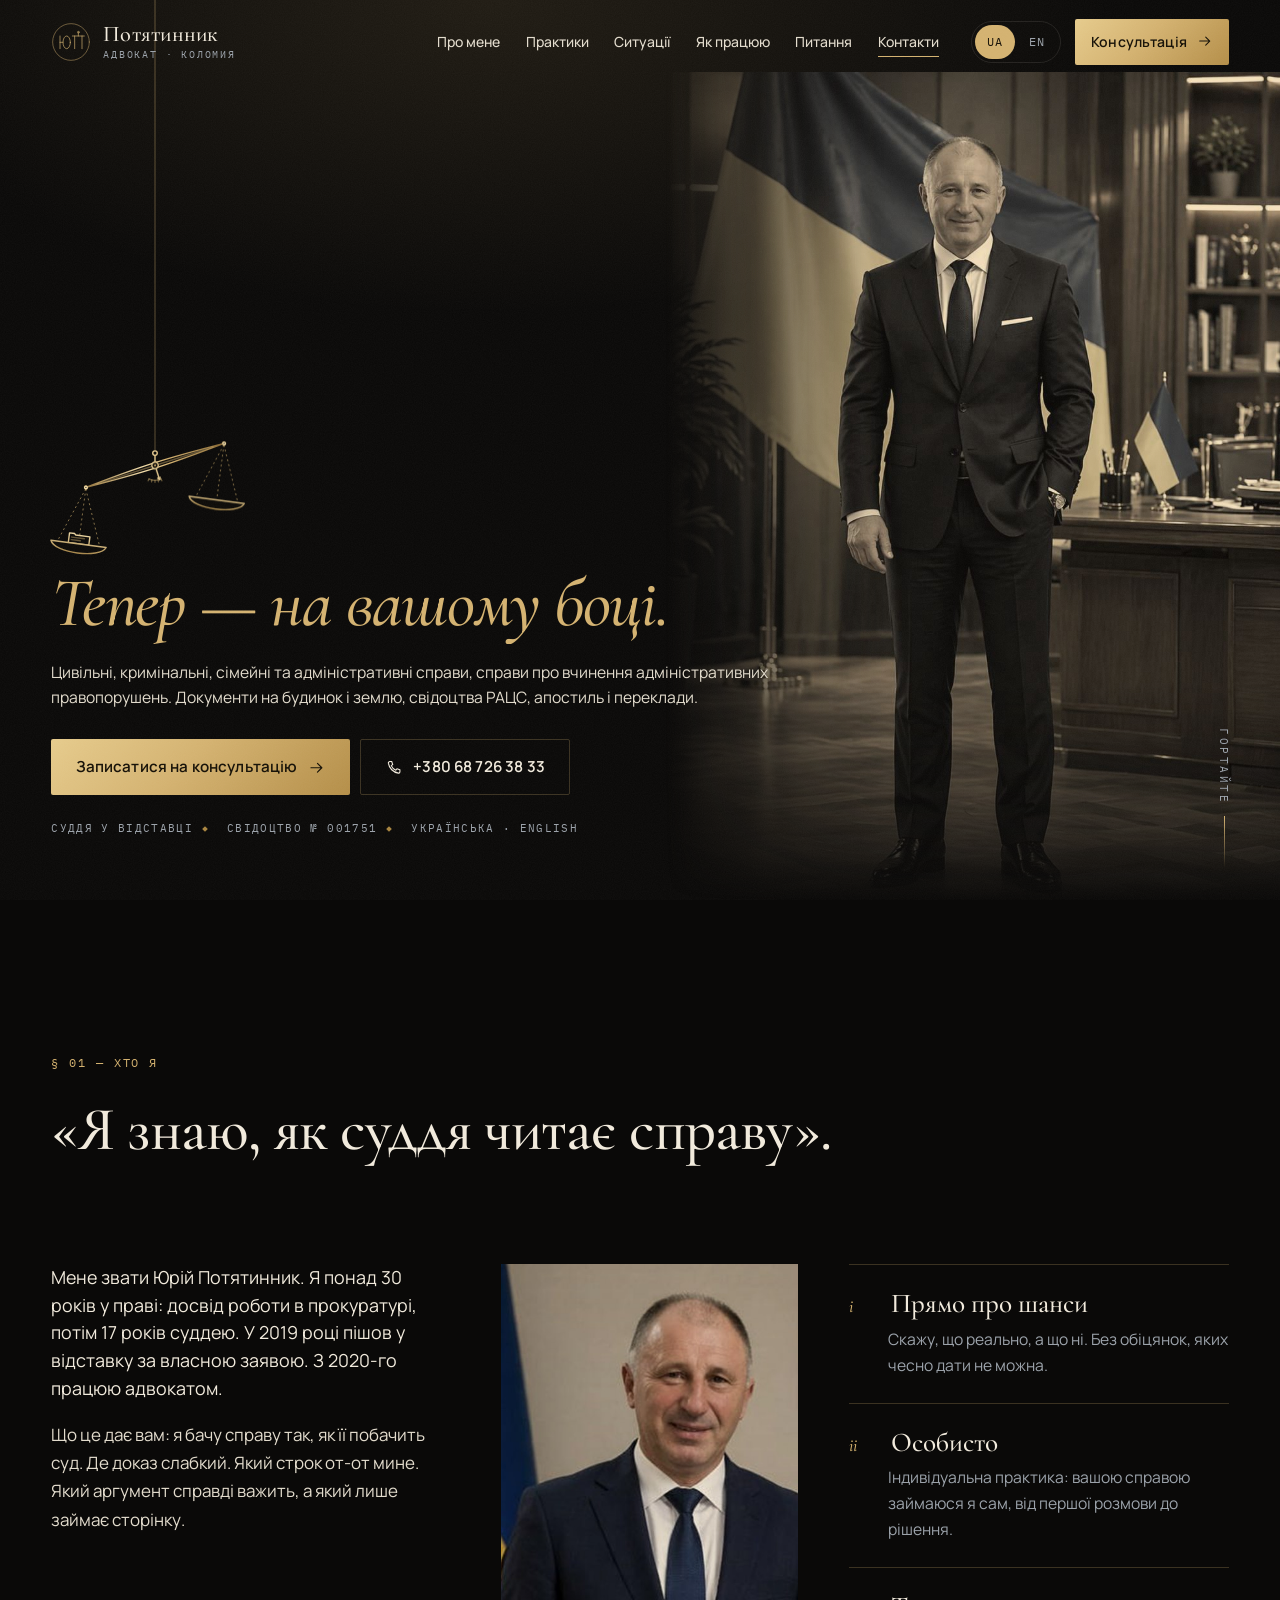
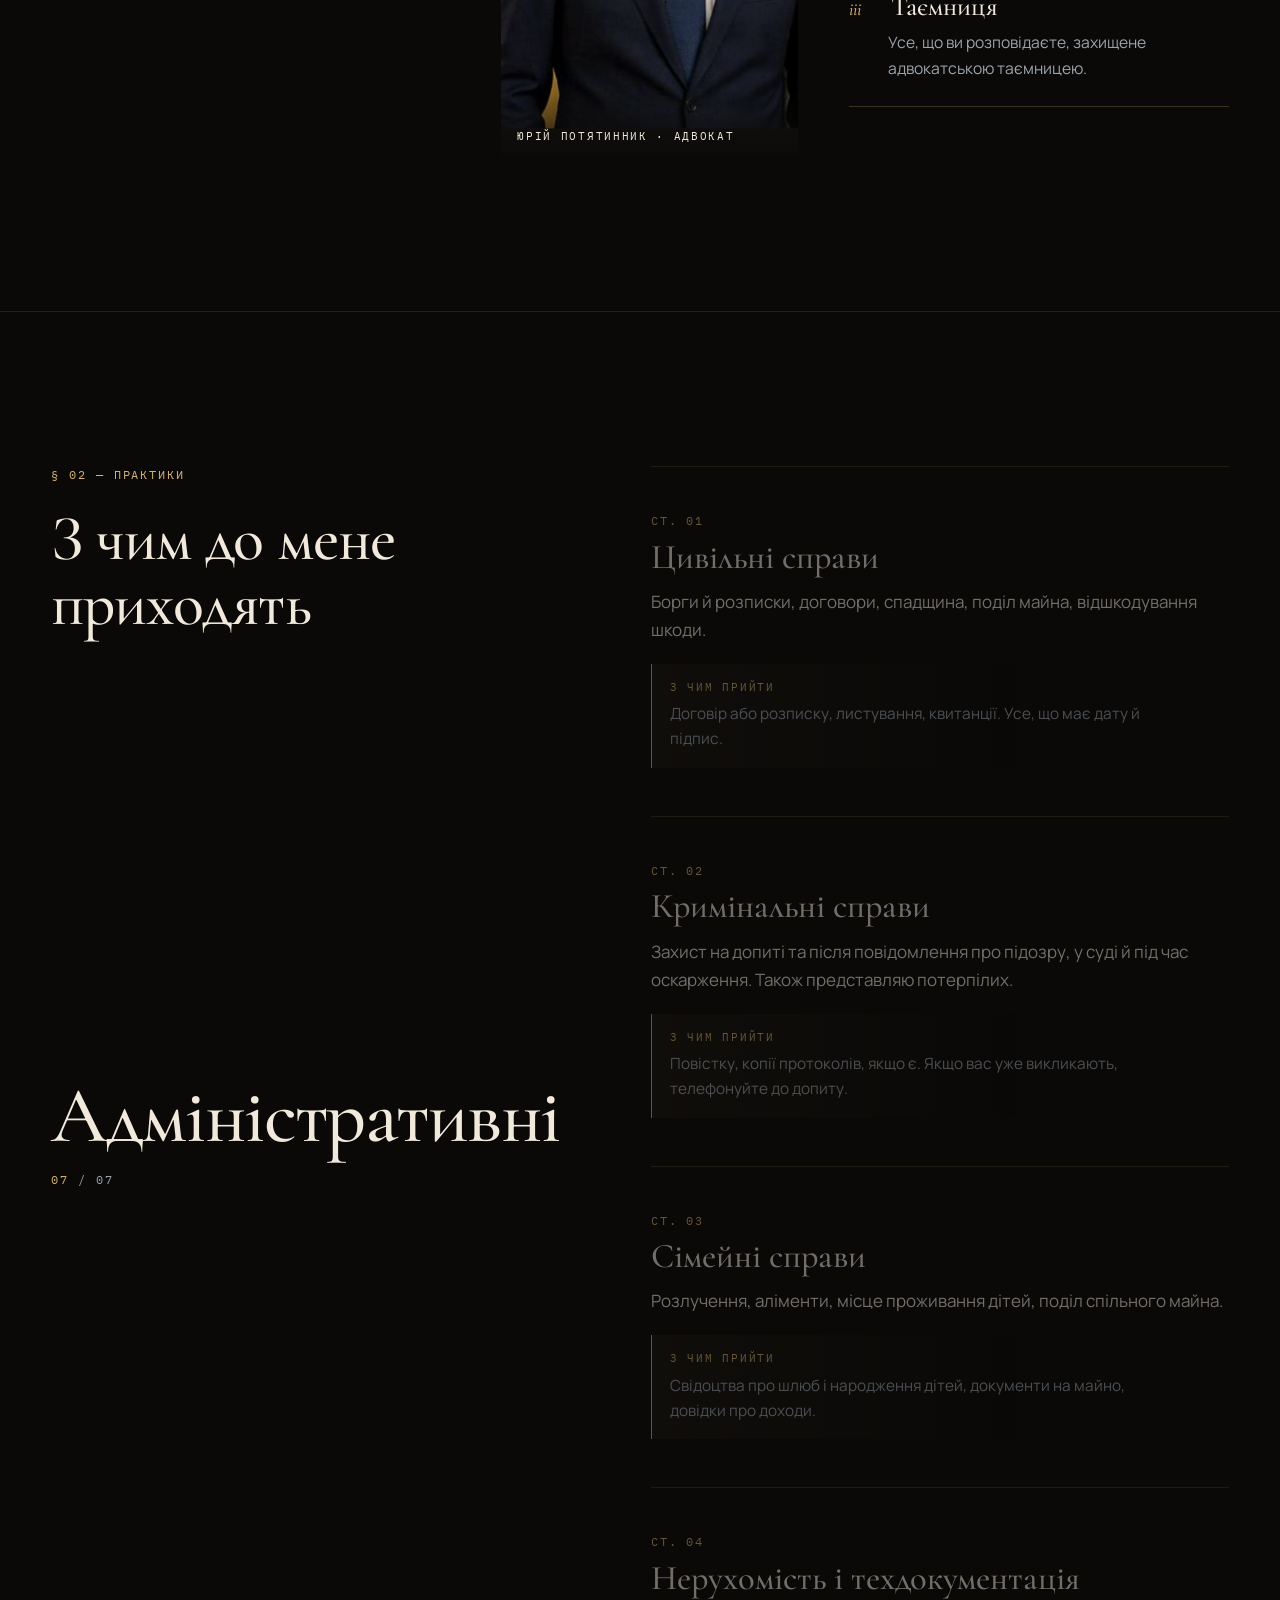
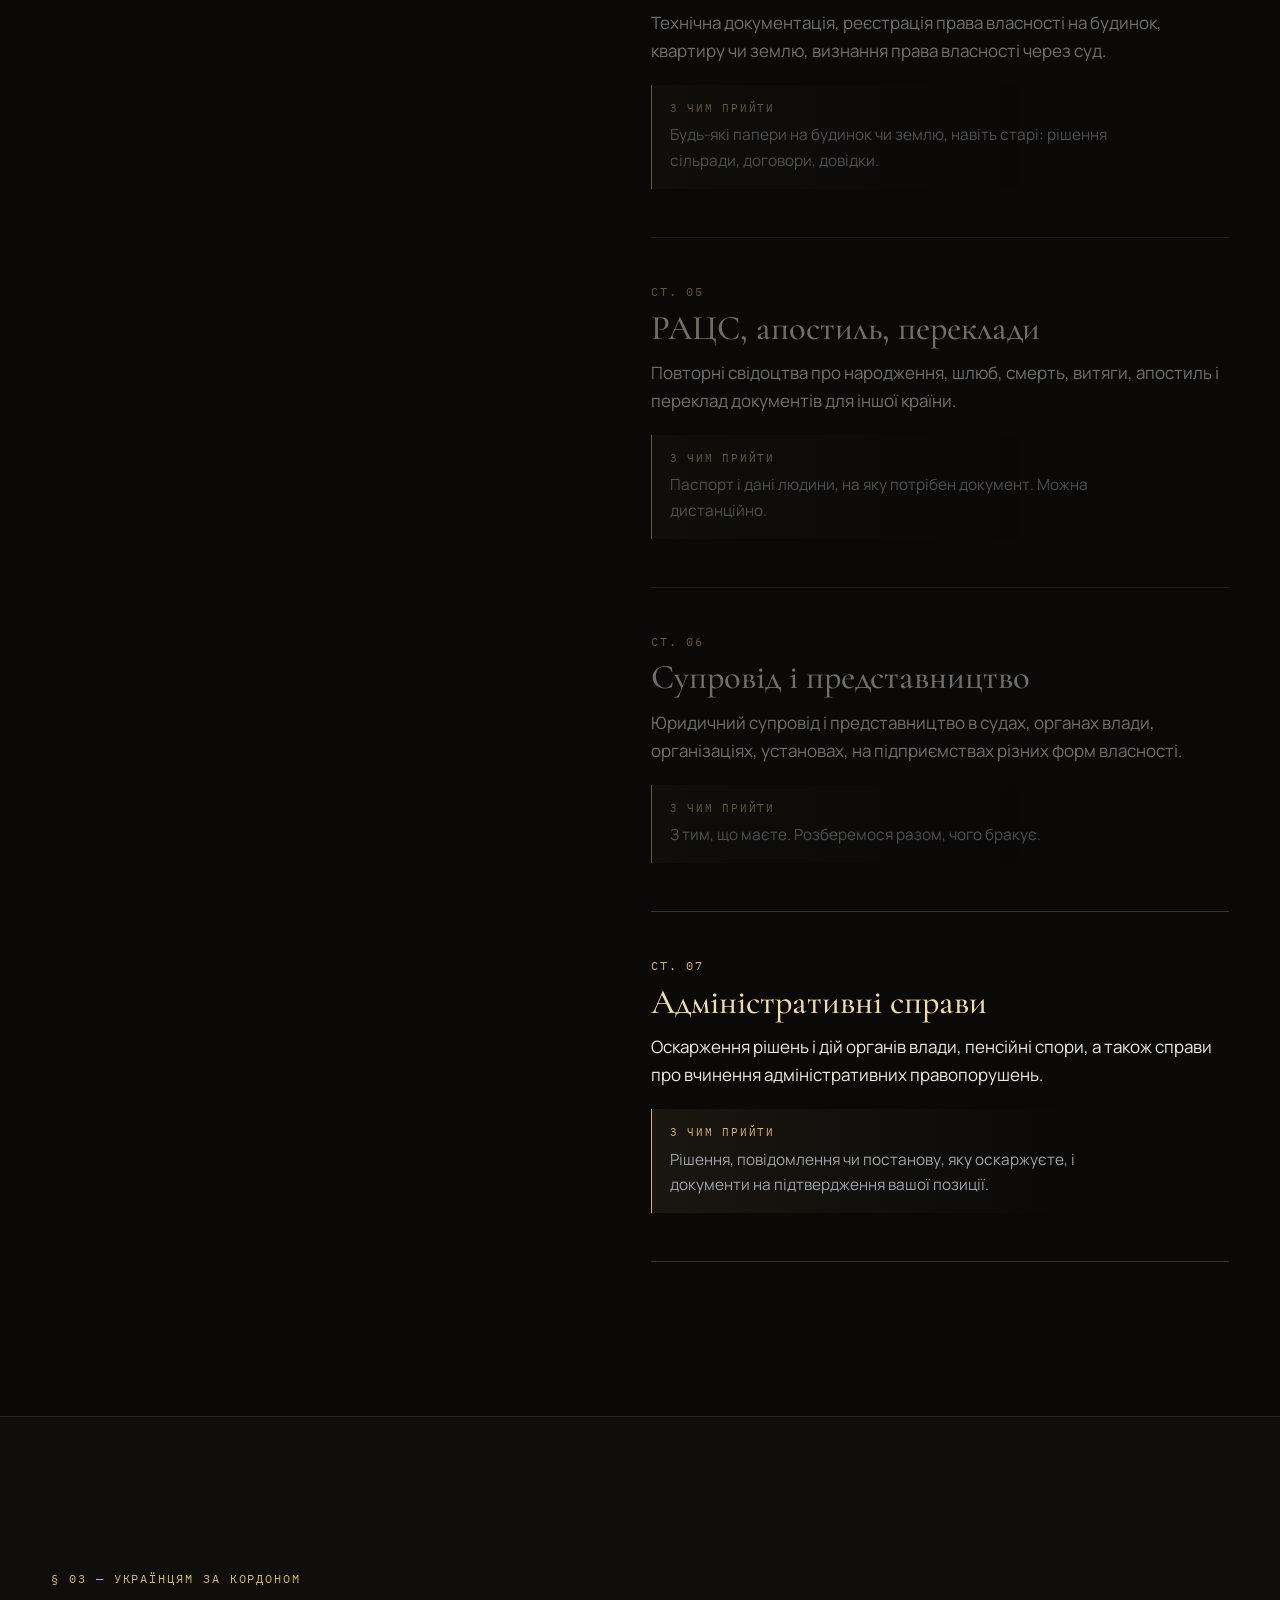
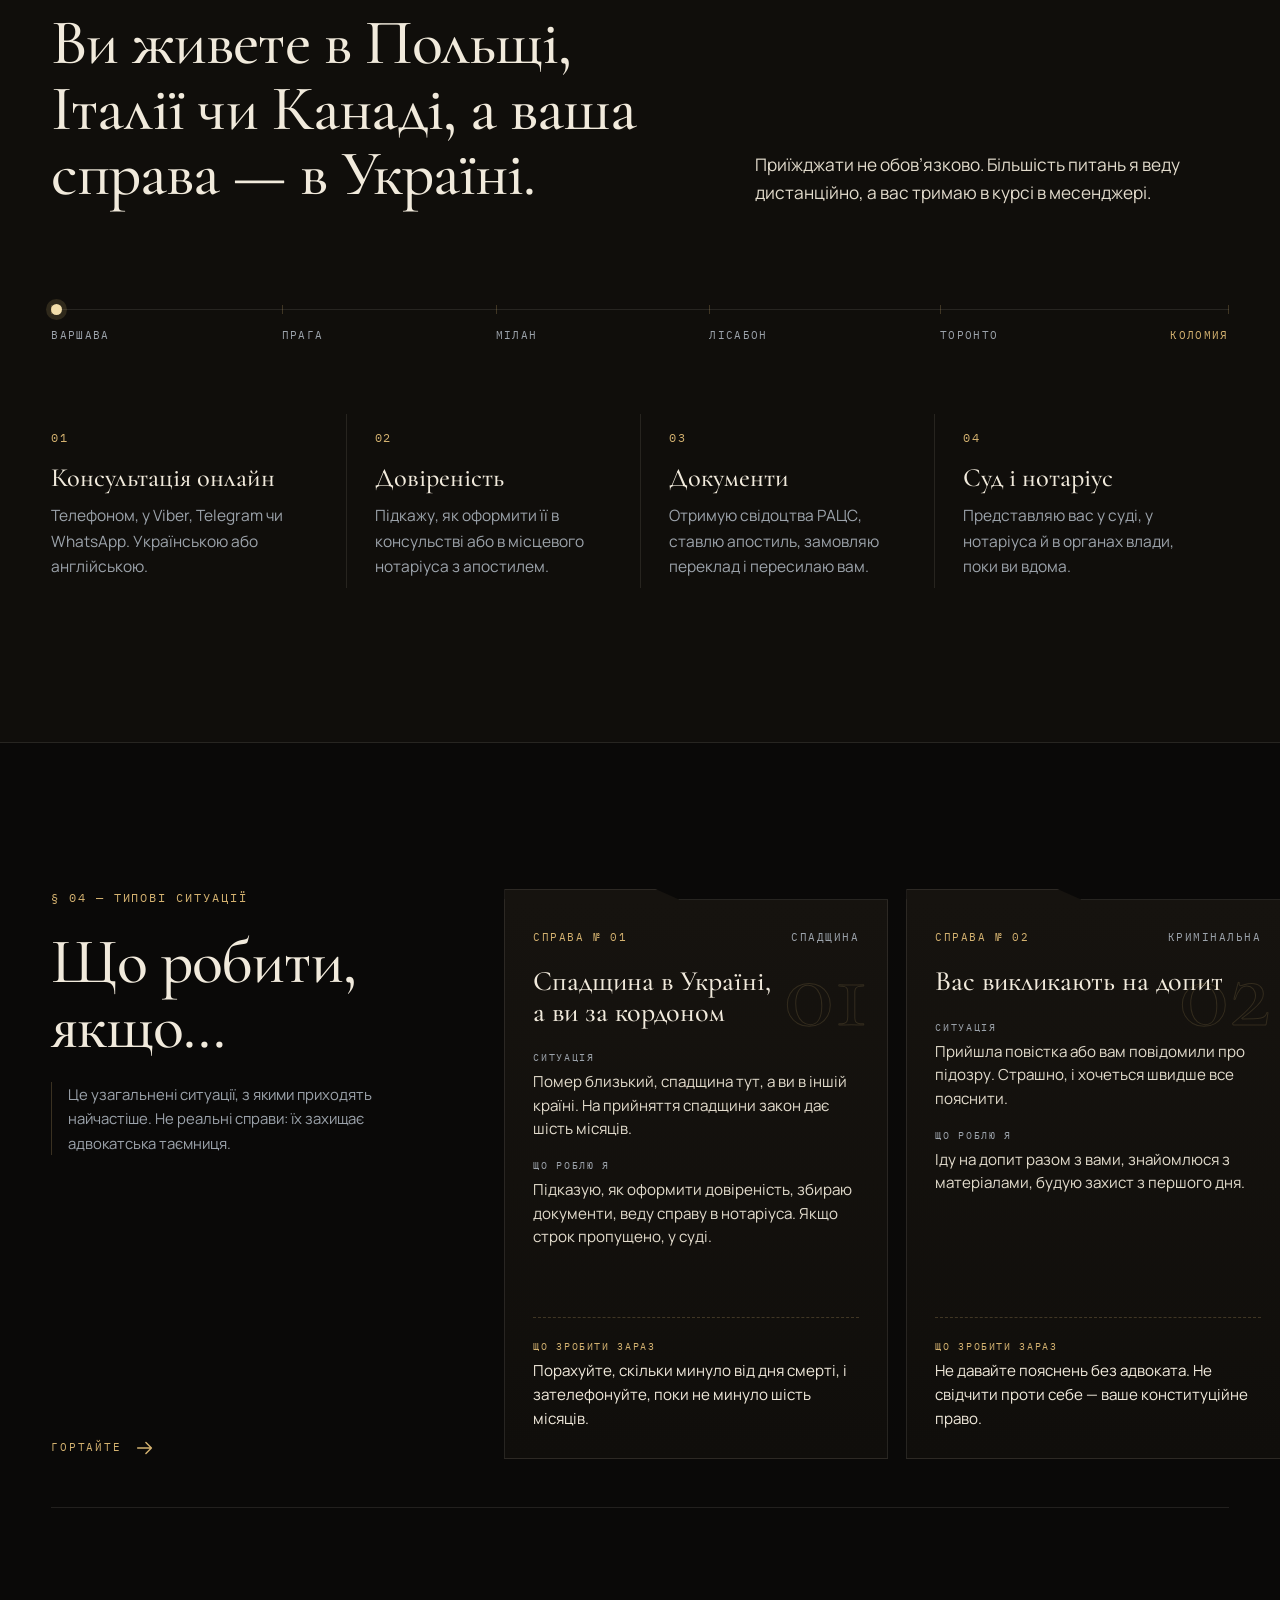
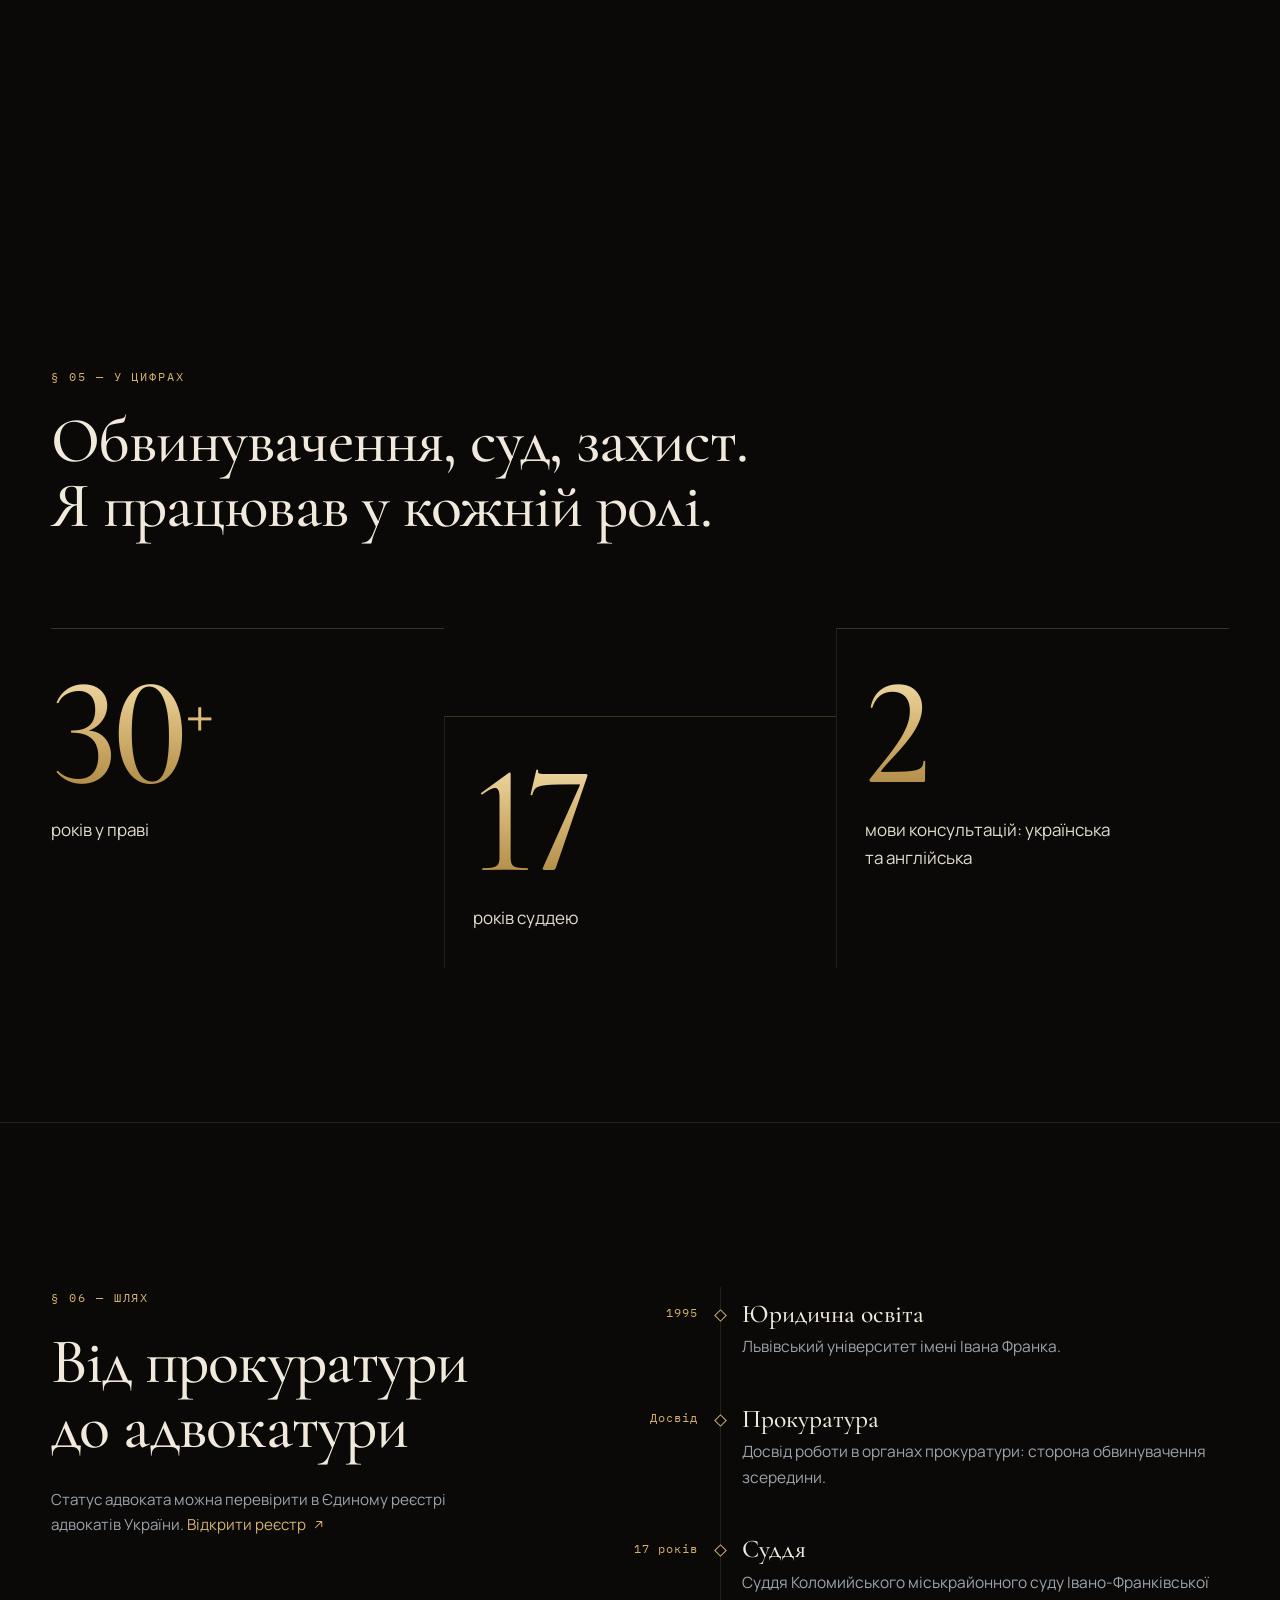
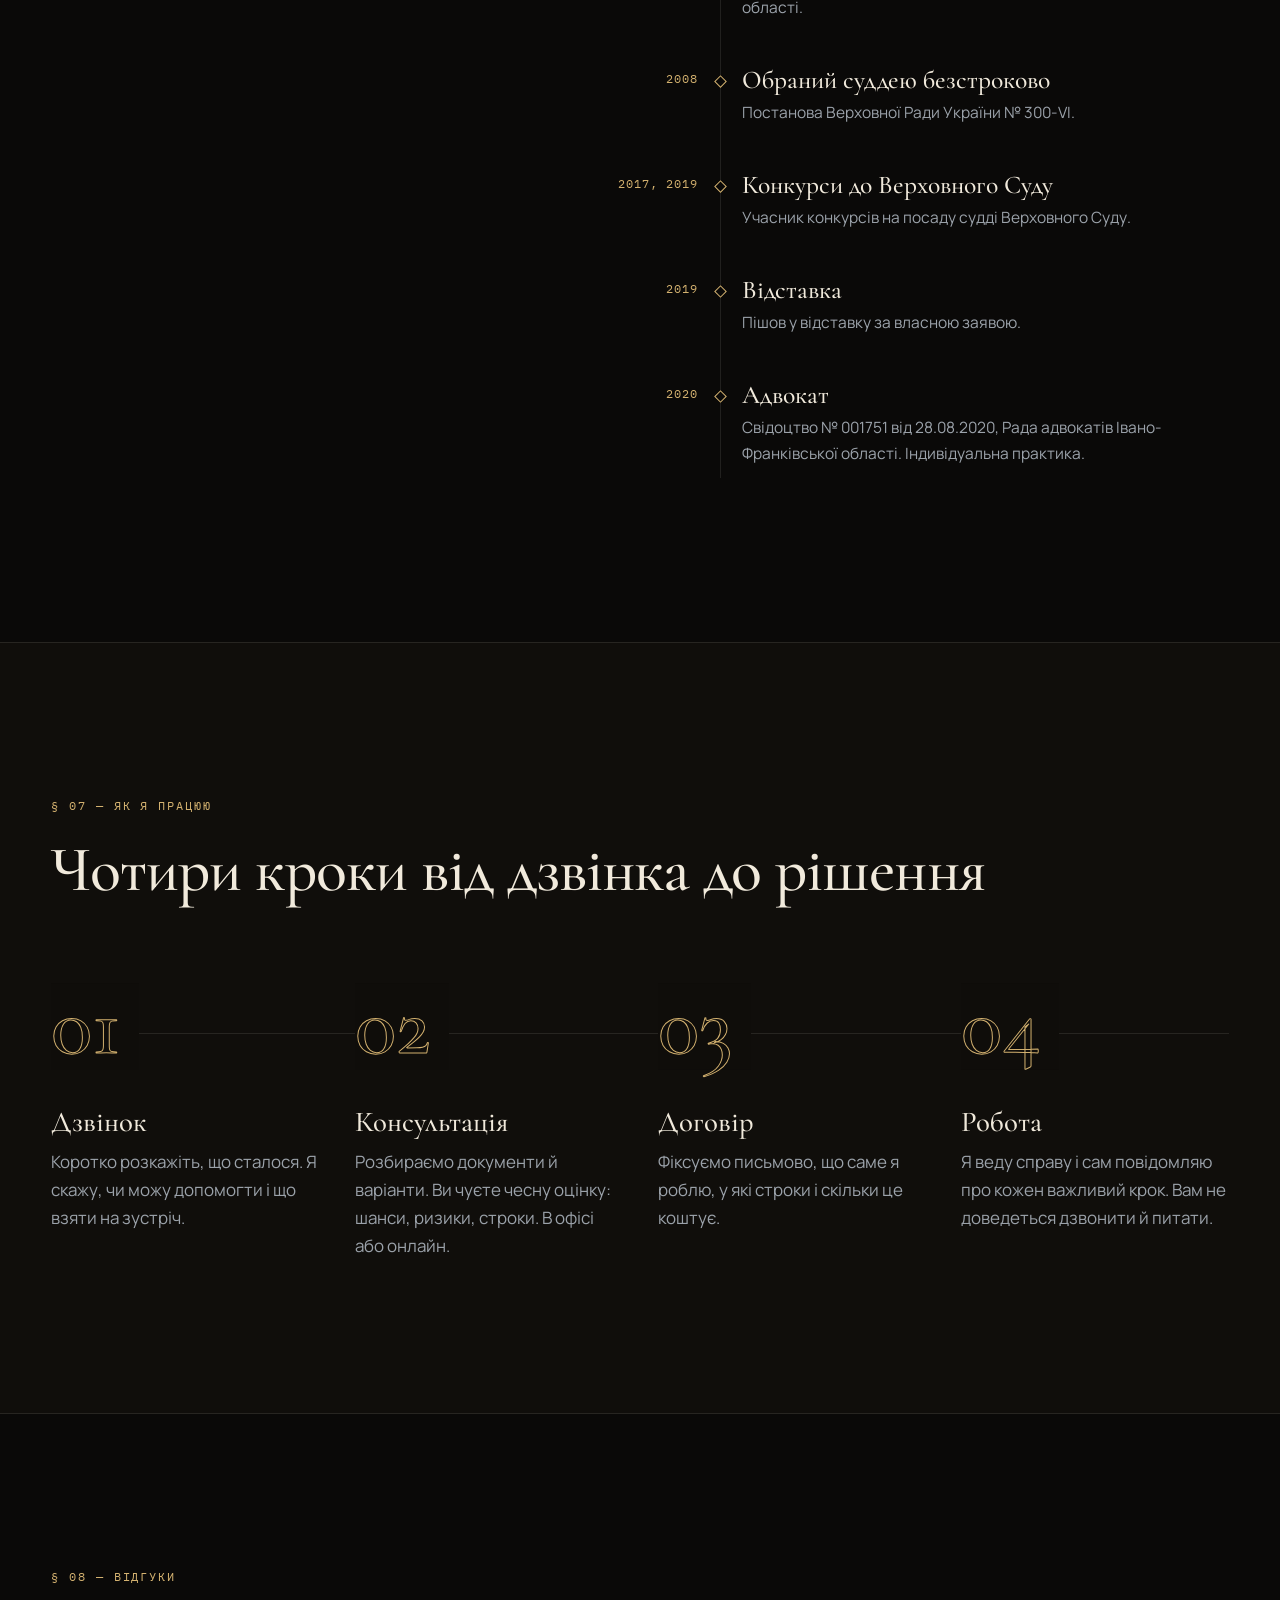
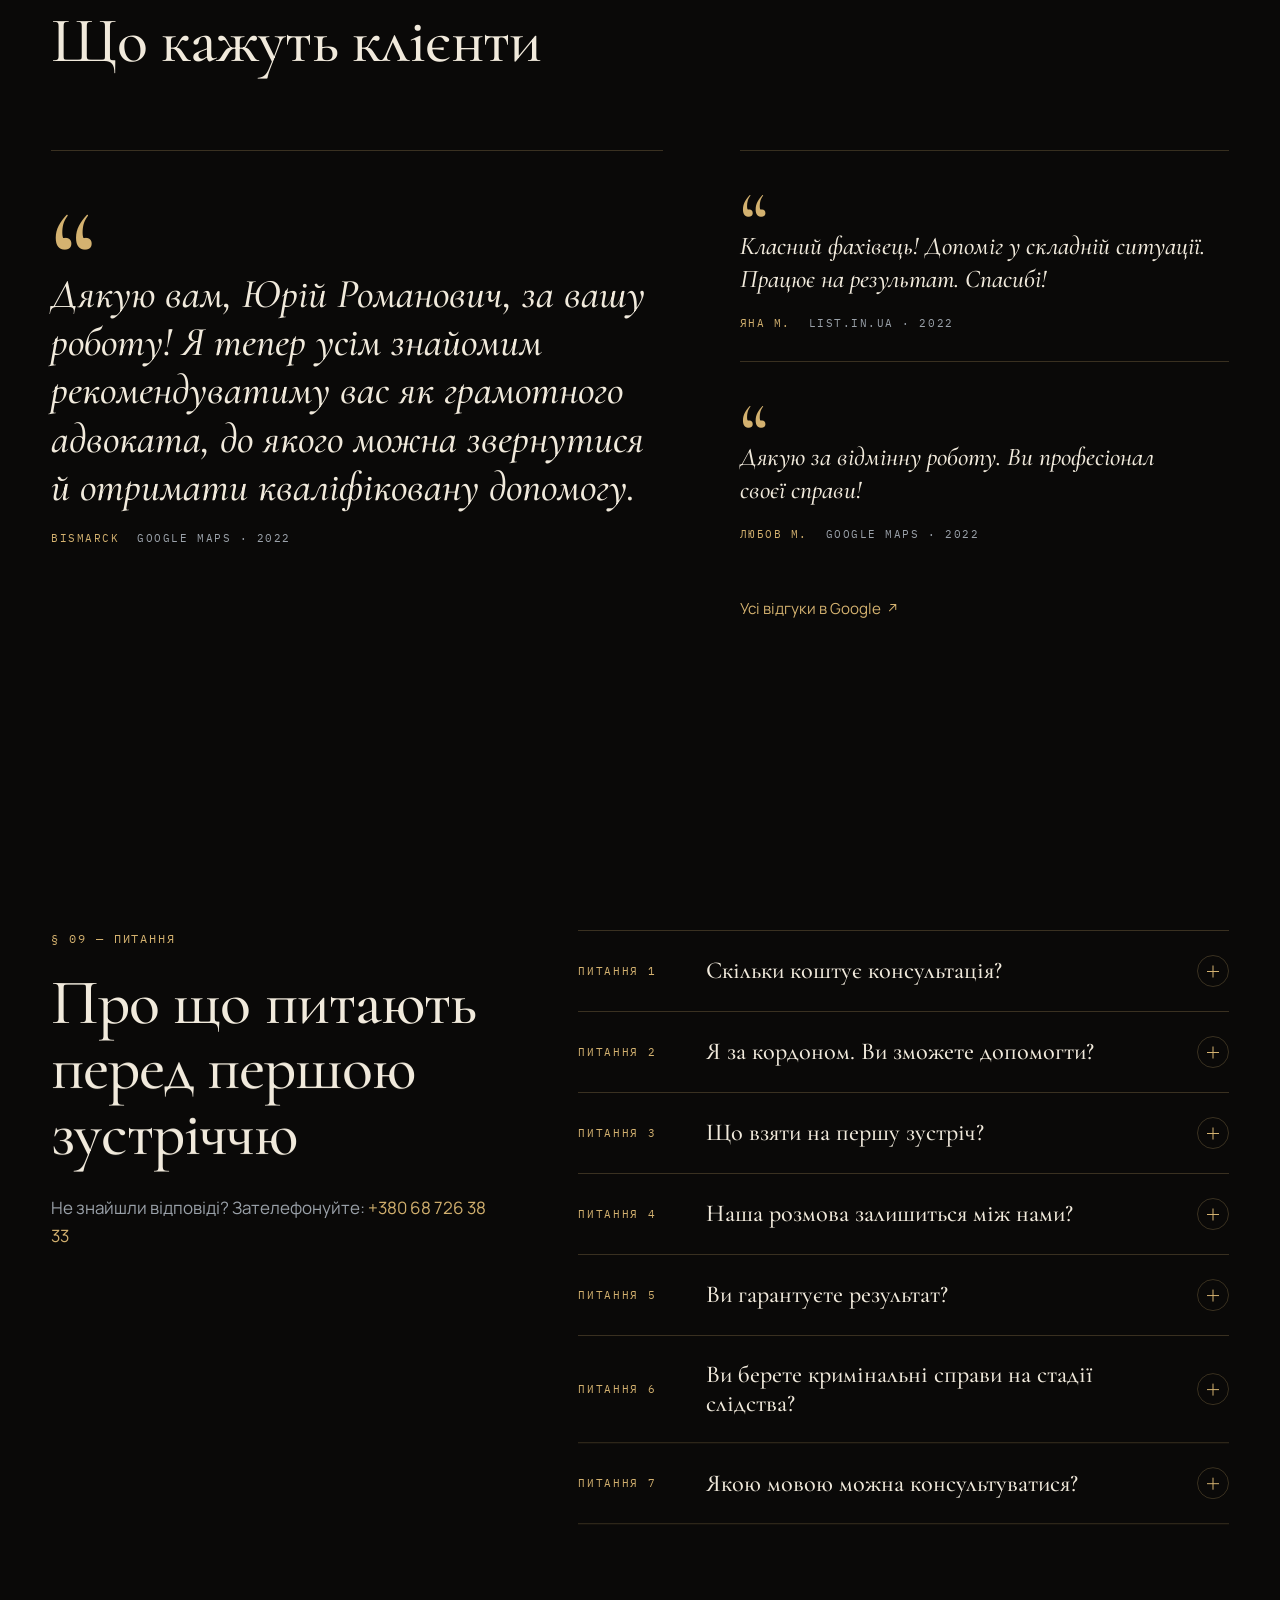
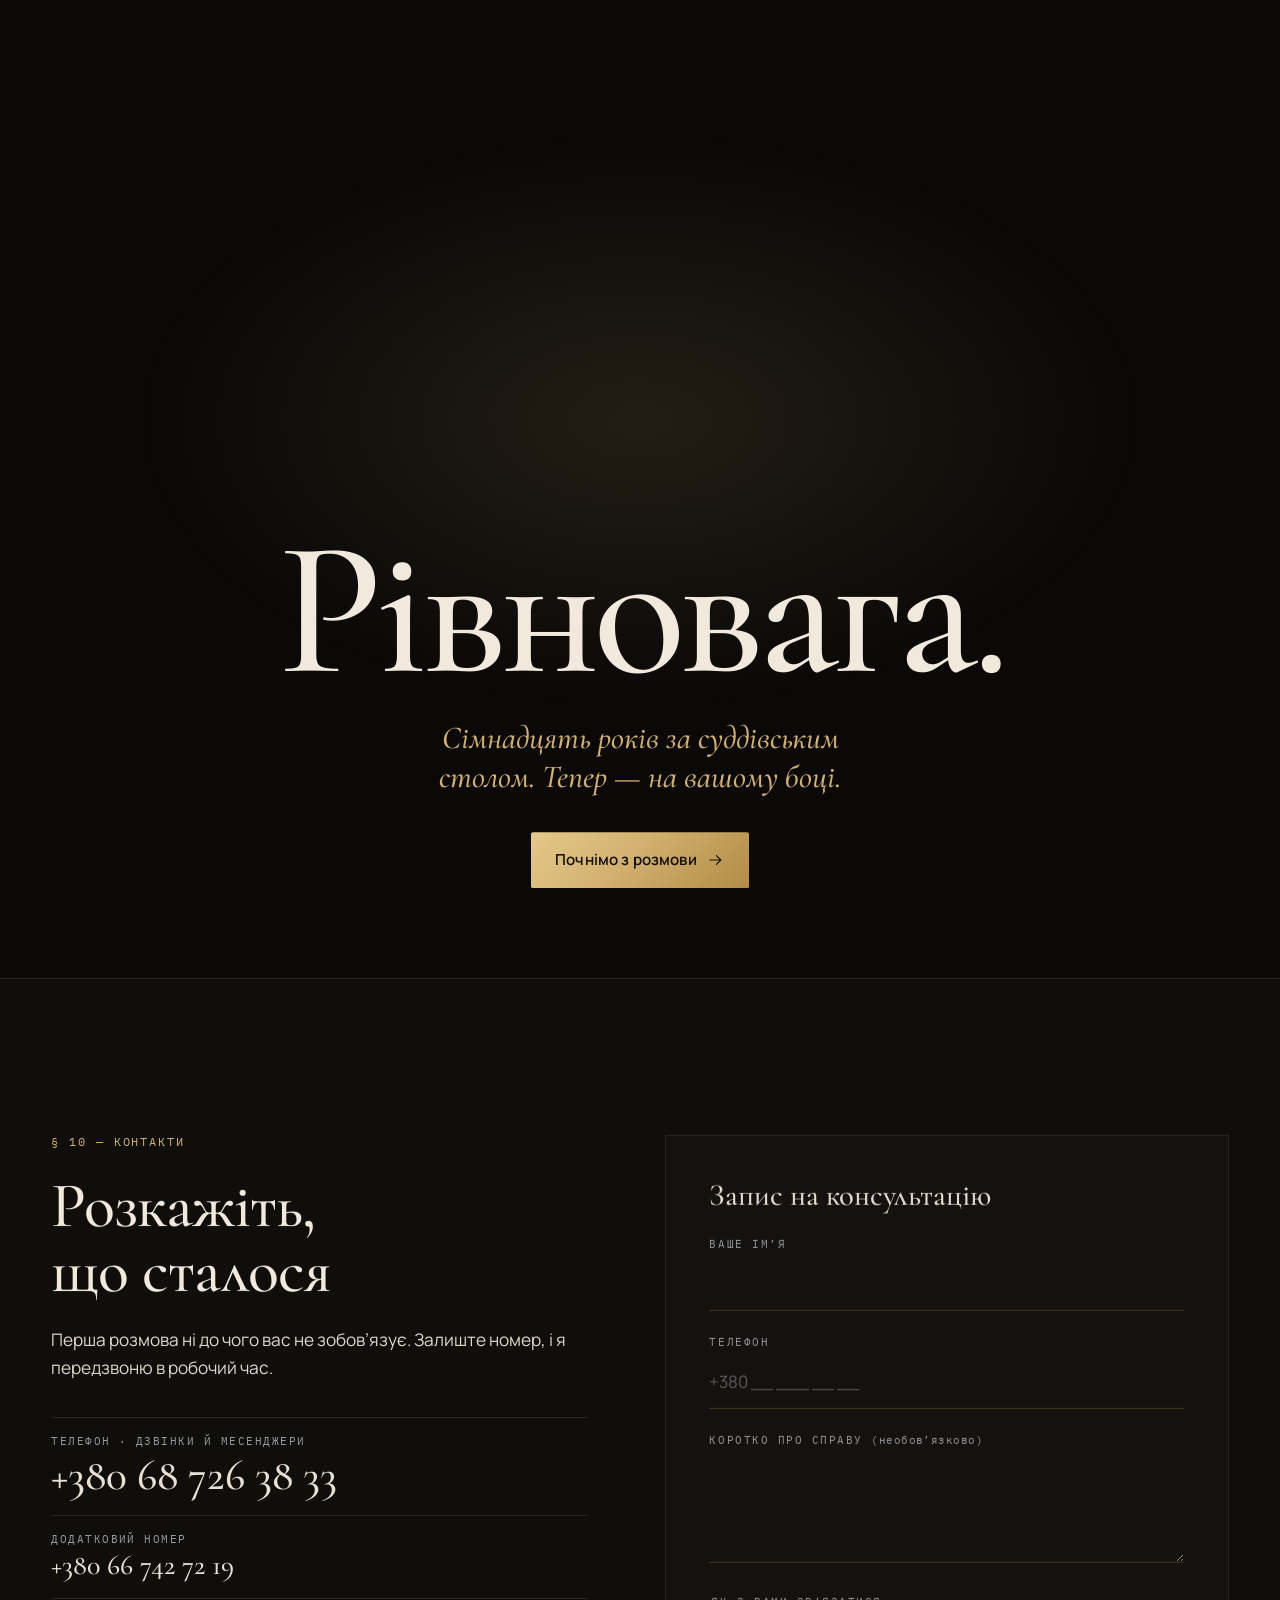
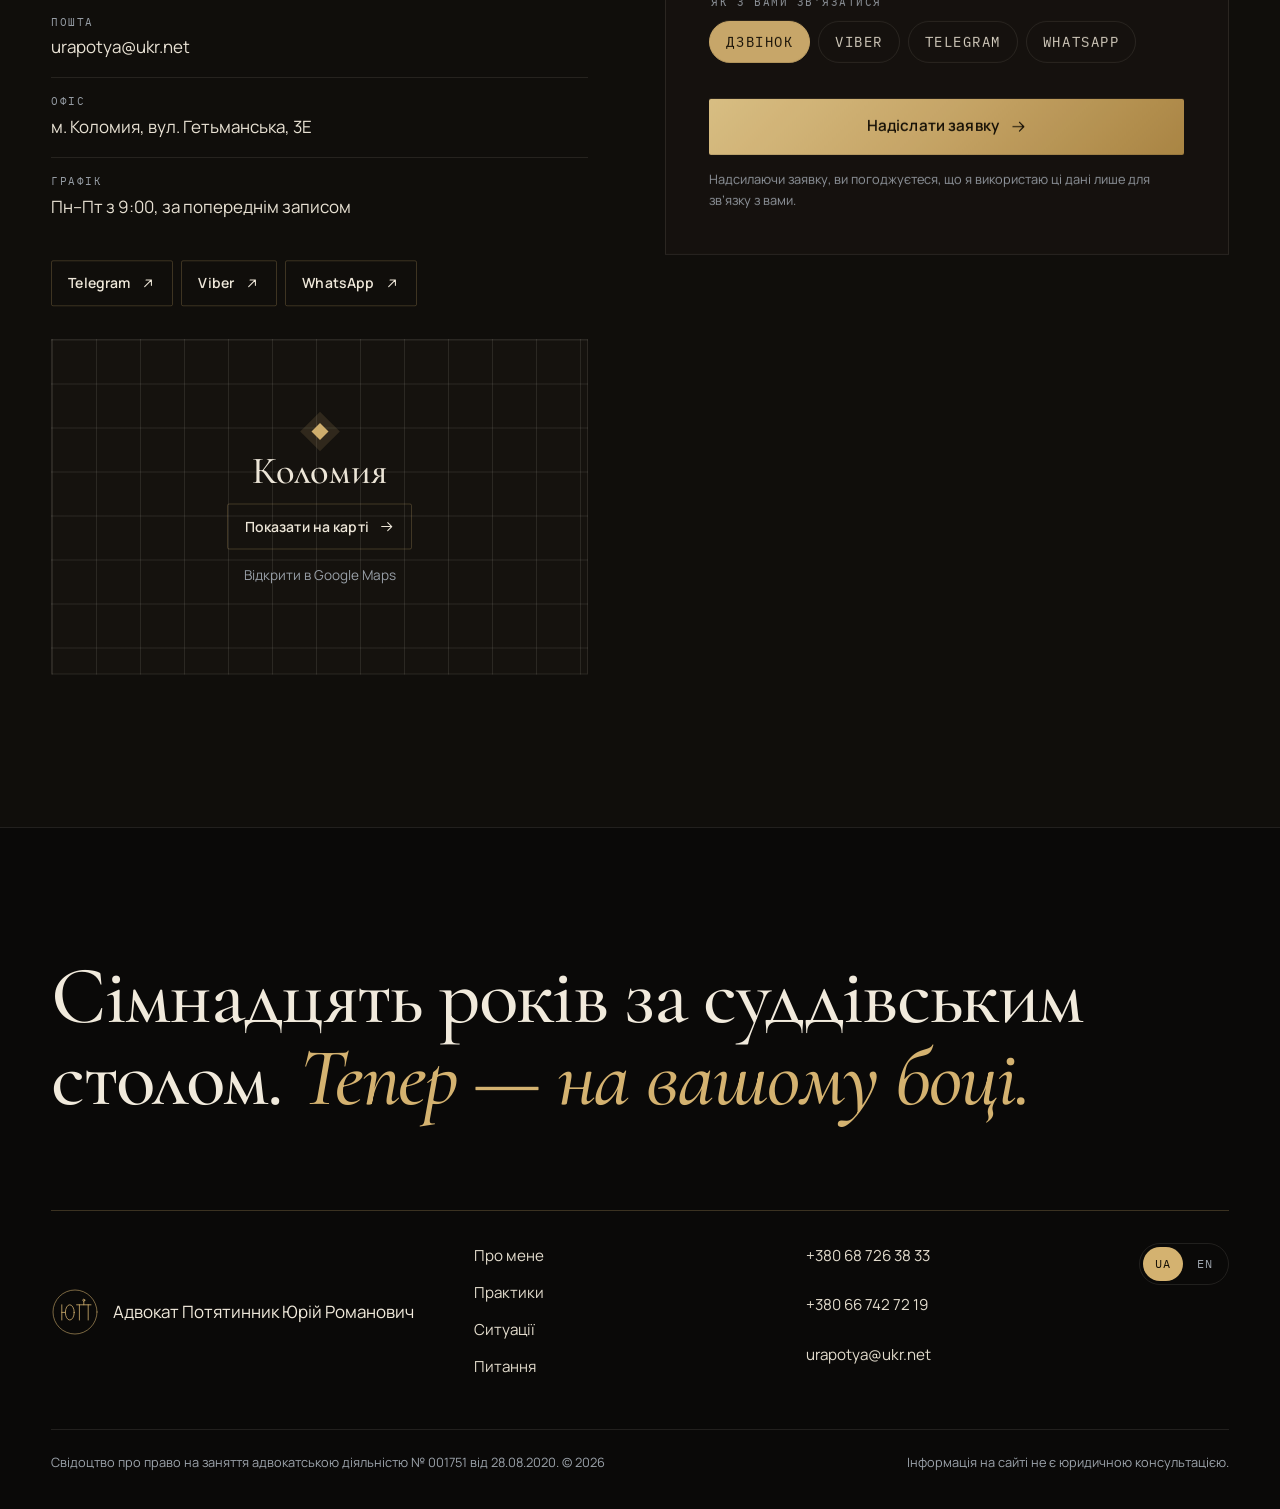
<file: index.html>
<!doctype html>
<html lang="uk" class="no-js">
<head>
<meta charset="utf-8">
<meta name="viewport" content="width=device-width, initial-scale=1, viewport-fit=cover">
<title>Адвокат Юрій Потятинник — Коломия · суддя у відставці</title>
<meta name="description" content="Адвокат у Коломиї: цивільні, кримінальні та сімейні справи, документи на нерухомість, РАЦС, апостиль. 17 років суддею, понад 30 років у праві. Працюю й з українцями за кордоном.">
<link rel="canonical" href="https://lawpotiatynnyk.ua/">
<link rel="alternate" hreflang="uk" href="https://lawpotiatynnyk.ua/">
<link rel="alternate" hreflang="en" href="https://lawpotiatynnyk.ua/?lang=en">
<link rel="alternate" hreflang="x-default" href="https://lawpotiatynnyk.ua/">
<meta name="theme-color" content="#0A0908">
<meta name="color-scheme" content="dark">
<meta property="og:type" content="website">
<meta property="og:site_name" content="Адвокат Потятинник">
<meta property="og:locale" content="uk_UA">
<meta property="og:locale:alternate" content="en_US">
<meta property="og:url" content="https://lawpotiatynnyk.ua/">
<meta property="og:title" content="Адвокат Юрій Потятинник — сімнадцять років за суддівським столом">
<meta property="og:description" content="Цивільні, кримінальні та сімейні справи, документи, апостиль. Коломия, Україна та українці за кордоном.">
<meta property="og:image" content="https://lawpotiatynnyk.ua/assets/img/og-image.jpg">
<meta property="og:image:width" content="1200">
<meta property="og:image:height" content="630">
<meta name="twitter:card" content="summary_large_image">
<link rel="icon" href="favicon.svg" type="image/svg+xml">
<link rel="apple-touch-icon" href="apple-touch-icon.png">
<link rel="manifest" href="site.webmanifest">
<link rel="preload" href="assets/fonts/cormorant-cyr.woff2" as="font" type="font/woff2" crossorigin>
<link rel="preload" href="assets/fonts/manrope-cyr.woff2" as="font" type="font/woff2" crossorigin>
<link rel="preload" href="assets/img/portrait-hero-976.jpg" as="image" imagesrcset="assets/img/portrait-hero-560.jpg 560w, assets/img/portrait-hero-976.jpg 976w" imagesizes="(min-width: 1100px) 48vw, 86vw">
<link rel="stylesheet" href="assets/css/base.css?v=2">
<link rel="stylesheet" href="assets/css/sections.css?v=7">
<script>
(function (d) {
  var h = d.documentElement, q = location.search;
  h.classList.remove('no-js'); h.classList.add('js');
  try { if (sessionStorage.getItem('pt-seen')) h.classList.add('pl-skip'); } catch (e) {}
  if (matchMedia('(prefers-reduced-motion: reduce)').matches || /[?&]motion=reduce/.test(q)) h.classList.add('rm');
  var l = (q.match(/[?&]lang=(en|uk)/) || [])[1];
  if (!l) { try { l = localStorage.getItem('pt-lang'); } catch (e) {} }
  if (l === 'en') h.classList.add('lang-pending');
})(document);
</script>
<script type="application/ld+json">
{
  "@context": "https://schema.org",
  "@type": "Attorney",
  "name": "Адвокат Потятинник Юрій Романович",
  "alternateName": "Yurii Potiatynnyk, Attorney at Law",
  "url": "https://lawpotiatynnyk.ua/",
  "image": "https://lawpotiatynnyk.ua/assets/img/og-image.jpg",
  "telephone": "+380687263833",
  "email": "urapotya@ukr.net",
  "address": {
    "@type": "PostalAddress",
    "streetAddress": "вул. Гетьманська, 3Е",
    "addressLocality": "Коломия",
    "addressRegion": "Івано-Франківська область",
    "postalCode": "78203",
    "addressCountry": "UA"
  },
  "areaServed": "Україна",
  "knowsLanguage": ["uk", "en"],
  "employee": {
    "@type": "Person",
    "name": "Юрій Романович Потятинник",
    "jobTitle": "Адвокат",
    "alumniOf": "Львівський університет імені Івана Франка"
  }
}
</script>
</head>
<body>
<svg width="0" height="0" style="position:absolute" aria-hidden="true" focusable="false">
  <symbol id="i-arrow" viewBox="0 0 24 24"><path d="M4 12h15m-6-6 6 6-6 6" fill="none" stroke="currentColor" stroke-width="1.6" stroke-linecap="round" stroke-linejoin="round"/></symbol>
  <symbol id="i-out" viewBox="0 0 24 24"><path d="M7 17 17 7M9 7h8v8" fill="none" stroke="currentColor" stroke-width="1.6" stroke-linecap="round" stroke-linejoin="round"/></symbol>
  <symbol id="i-phone" viewBox="0 0 24 24"><path d="M6.6 3.5h2.6l1.4 4.1-2 1.5a12 12 0 0 0 6.3 6.3l1.5-2 4.1 1.4v2.6a2 2 0 0 1-2.2 2A16.5 16.5 0 0 1 4.6 5.7a2 2 0 0 1 2-2.2Z" fill="none" stroke="currentColor" stroke-width="1.5" stroke-linejoin="round"/></symbol>
  <symbol id="i-chat" viewBox="0 0 24 24"><path d="M4 5.5h16v10.5H9.5L5 20v-4H4Z" fill="none" stroke="currentColor" stroke-width="1.5" stroke-linejoin="round"/></symbol>
  <symbol id="i-mono" viewBox="0 0 120 120"><g fill="none" stroke="currentColor" stroke-width="2" stroke-linecap="round"><circle cx="60" cy="60" r="55" stroke-width="1.4"/><path d="M27 42v38M27 61h9M71 80V42M93 80V42M64 42h36M82 42v-9"/><ellipse cx="47" cy="61" rx="11" ry="19"/><circle cx="82" cy="30.5" r="2.5"/></g></symbol>
</svg>

<a class="skip-link" href="#main" data-i18n="a11y.skip">Перейти до змісту</a>

<div class="preloader" aria-hidden="true">
  <svg viewBox="0 0 120 120" fill="none" stroke="currentColor" stroke-width="1.6" stroke-linecap="round">
    <circle cx="60" cy="60" r="55" pathLength="1" style="--d:0s" stroke-width="1"/>
    <circle cx="60" cy="27" r="2.3" pathLength="1" style="--d:.1s" fill="currentColor" stroke="none"/>
    <path d="M60 29.5V44" pathLength="1" style="--d:.2s"/>
    <path d="M34 44H86" pathLength="1" style="--d:.35s"/>
    <circle cx="60" cy="44" r="2" pathLength="1" style="--d:.45s" fill="currentColor" stroke="none"/>
    <path d="M34 44V66" pathLength="1" style="--d:.5s"/>
    <path d="M86 44V66" pathLength="1" style="--d:.55s"/>
    <path d="M23 66q11 13 22 0" pathLength="1" style="--d:.7s"/>
    <path d="M75 66q11 13 22 0" pathLength="1" style="--d:.75s"/>
  </svg>
  <p class="preloader__label" data-i18n="preloader">Потятинник · адвокат</p>
</div>

<div class="cursor is-hidden" aria-hidden="true"><span class="cursor__ring"></span><span class="cursor__beam"></span><span class="cursor__dot"></span></div>
<div class="grain" aria-hidden="true"></div>

<header class="site-header">
  <div class="container header__inner">
    <a class="brand" href="#top" aria-label="Адвокат Потятинник — на початок" data-i18n-attr="aria-label:a11y.home">
      <svg class="brand__mark" aria-hidden="true"><use href="#i-mono"/></svg>
      <span class="brand__text"><span class="brand__name" data-i18n="brand.name">Потятинник</span><span class="brand__role" data-i18n="brand.role">адвокат · Коломия</span></span>
    </a>
    <div class="mini-scales" aria-hidden="true">
      <div class="mini-scales__svg" data-scales="mini"></div>
      <p class="mini-scales__count"><span class="mini-scales__n">0</span>/6</p>
      <p class="mini-scales__cap"></p>
    </div>
    <nav class="nav" id="site-nav" aria-label="Основна навігація" data-i18n-attr="aria-label:a11y.nav">
      <a href="#about" data-i18n="nav.about">Про мене</a>
      <a href="#practice" data-i18n="nav.practice">Практики</a>
      <a href="#cases" data-i18n="nav.cases">Ситуації</a>
      <a href="#process" data-i18n="nav.process">Як працюю</a>
      <a href="#faq" data-i18n="nav.faq">Питання</a>
      <a href="#contact" data-i18n="nav.contact">Контакти</a>
      <div class="nav__extra">
        <a class="nav__phone" href="tel:+380687263833">+380 68 726 38 33</a>
        <span data-i18n="nav.extra">Дзвінки, Telegram, Viber, WhatsApp</span>
      </div>
    </nav>
    <div class="lang" role="group" aria-label="Мова сайту" data-i18n-attr="aria-label:a11y.lang">
      <button type="button" data-lang="uk" aria-pressed="true">UA</button>
      <button type="button" data-lang="en" aria-pressed="false">EN</button>
    </div>
    <a class="btn btn--gold btn--sm header__cta" href="#contact" data-magnetic><span data-i18n="cta.short">Консультація</span><svg class="btn__arrow" aria-hidden="true"><use href="#i-arrow"/></svg></a>
    <button class="burger" type="button" aria-expanded="false" aria-controls="site-nav" aria-label="Відкрити меню" data-i18n-attr="aria-label:a11y.menu"><span></span><span></span></button>
  </div>
</header>

<main id="main">

  <!-- HERO -->
  <section class="hero" id="top" aria-labelledby="hero-title">
    <figure class="hero__portrait">
      <img src="assets/img/portrait-hero-976.jpg" srcset="assets/img/portrait-hero-560.jpg 560w, assets/img/portrait-hero-976.jpg 976w" sizes="(min-width: 1100px) 48vw, 86vw" width="976" height="1280" alt="Адвокат Юрій Потятинник у своєму кабінеті" data-i18n-attr="alt:hero.alt" fetchpriority="high">
    </figure>

    <div class="container hero__content">
      <div class="hero__scales" data-scales="hero" aria-hidden="true">
        <svg class="scales" viewBox="-40 0 680 340" focusable="false">
          <defs>
            <linearGradient id="sgGold" gradientUnits="userSpaceOnUse" x1="60" y1="0" x2="540" y2="0">
              <stop offset="0" stop-color="#8A6A33"/><stop offset=".42" stop-color="#F2DDAA"/><stop offset=".58" stop-color="#D4B270"/><stop offset="1" stop-color="#7E5F2C"/>
            </linearGradient>
            <linearGradient id="sgGoldV" gradientUnits="userSpaceOnUse" x1="0" y1="140" x2="0" y2="215">
              <stop offset="0" stop-color="#F2DDAA"/><stop offset="1" stop-color="#9C7A3C"/>
            </linearGradient>
          </defs>
          <g class="sc-frame">
            <line class="sc-thread" x1="300" y1="-1400" x2="300" y2="15"/>
            <circle class="sc-line" cx="300" cy="22" r="7" stroke="url(#sgGold)"/>
            <line class="sc-line" x1="300" y1="29" x2="300" y2="50" stroke="url(#sgGold)"/>
            <path class="sc-line sc-dim" d="M281.3 102A46 46 0 0 0 318.7 102"/>
            <path class="sc-line sc-dim" d="M281.3 102l-2.4 5.5M290.4 104.8l-1.2 5.9M300 106v6M309.6 104.8l1.2 5.9M318.7 102l2.4 5.5"/>
          </g>
          <g class="sc-beam">
            <path class="sc-line sc-body" d="M76 60C180 54 250 52 300 52s120 2 224 8C420 66 350 68 300 68s-120-2-224-8Z" stroke="url(#sgGold)"/>
            <path class="sc-line sc-dim" d="M112 60h376"/>
            <path class="sc-gleam" d="M76 60C180 54 250 52 300 52s120 2 224 8" pathLength="100"/>
            <path class="sc-line" d="M300 70v30M296 100l4 6 4-6Z" stroke="url(#sgGold)"/>
            <circle class="sc-line sc-body" cx="300" cy="60" r="10" stroke="url(#sgGold)"/>
            <circle class="sc-dot" cx="300" cy="60" r="3"/>
            <circle class="sc-line sc-body" cx="76" cy="60" r="4.5" stroke="url(#sgGold)"/>
            <circle class="sc-line sc-body" cx="524" cy="60" r="4.5" stroke="url(#sgGold)"/>
          </g>
          <g class="sc-pan sc-pan--l" transform="translate(76 60)">
            <path class="sc-chain" d="M0 4 -66 176M0 4 66 176M0 4v172"/>
            <g class="sc-load">
              <path class="sc-line sc-body" d="M-32 176v-30h16l4 4h44v26Z" stroke="url(#sgGoldV)"/>
              <path class="sc-line sc-dim" d="M-24 158h40M-24 166h28"/>
            </g>
            <path class="sc-line sc-body" d="M-86 176h172c-14 38-158 38-172 0Z" stroke="url(#sgGoldV)"/>
            <circle class="sc-line sc-body" cx="0" cy="0" r="4" stroke="url(#sgGoldV)"/>
          </g>
          <g class="sc-pan sc-pan--r" transform="translate(524 60)">
            <path class="sc-chain" d="M0 4 -66 176M0 4 66 176M0 4v172"/>
            <g class="sc-weights">
              <g class="sc-w" transform="translate(-55 176)"><g class="sc-wi"><path class="sc-line sc-body" d="M-9 0h18l-2.5-15h-13Z" stroke="url(#sgGoldV)"/><circle class="sc-line" cx="0" cy="-18" r="3" stroke="url(#sgGoldV)"/></g></g>
              <g class="sc-w" transform="translate(-33 176)"><g class="sc-wi"><path class="sc-line sc-body" d="M-9 0h18l-2.5-15h-13Z" stroke="url(#sgGoldV)"/><circle class="sc-line" cx="0" cy="-18" r="3" stroke="url(#sgGoldV)"/></g></g>
              <g class="sc-w" transform="translate(-11 176)"><g class="sc-wi"><path class="sc-line sc-body" d="M-9 0h18l-2.5-15h-13Z" stroke="url(#sgGoldV)"/><circle class="sc-line" cx="0" cy="-18" r="3" stroke="url(#sgGoldV)"/></g></g>
              <g class="sc-w" transform="translate(11 176)"><g class="sc-wi"><path class="sc-line sc-body" d="M-9 0h18l-2.5-15h-13Z" stroke="url(#sgGoldV)"/><circle class="sc-line" cx="0" cy="-18" r="3" stroke="url(#sgGoldV)"/></g></g>
              <g class="sc-w" transform="translate(33 176)"><g class="sc-wi"><path class="sc-line sc-body" d="M-9 0h18l-2.5-15h-13Z" stroke="url(#sgGoldV)"/><circle class="sc-line" cx="0" cy="-18" r="3" stroke="url(#sgGoldV)"/></g></g>
              <g class="sc-w" transform="translate(55 176)"><g class="sc-wi"><path class="sc-line sc-body" d="M-9 0h18l-2.5-15h-13Z" stroke="url(#sgGoldV)"/><circle class="sc-line" cx="0" cy="-18" r="3" stroke="url(#sgGoldV)"/></g></g>
            </g>
            <path class="sc-line sc-body" d="M-86 176h172c-14 38-158 38-172 0Z" stroke="url(#sgGoldV)"/>
            <circle class="sc-line sc-body" cx="0" cy="0" r="4" stroke="url(#sgGoldV)"/>
          </g>
        </svg>
      </div>
      <h1 class="hero__title" id="hero-title">
        <span class="hero__manifesto" data-i18n="manifesto.html"><span class="ml"><em>Тепер — на вашому боці.</em></span></span>
      </h1>
      <p class="hero__lead" data-hero data-i18n="hero.lead">Цивільні, кримінальні, сімейні та адміністративні справи, справи про вчинення адміністративних правопорушень. Документи на будинок і землю, свідоцтва РАЦС, апостиль і переклади.</p>
      <div class="hero__actions" data-hero>
        <a class="btn btn--gold" href="#contact" data-magnetic><span data-i18n="cta.consult">Записатися на консультацію</span><svg class="btn__arrow" aria-hidden="true"><use href="#i-arrow"/></svg></a>
        <a class="btn btn--line" href="tel:+380687263833" data-magnetic><svg class="btn__arrow" aria-hidden="true"><use href="#i-phone"/></svg><span>+380 68 726 38 33</span></a>
      </div>
      <ul class="hero__facts" data-hero>
        <li data-i18n="hero.f1">Суддя у відставці</li>
        <li data-i18n="hero.f2">Свідоцтво № 001751</li>
        <li data-i18n="hero.f3">Українська · English</li>
      </ul>
    </div>
    <a class="hero__scroll" href="#about" data-i18n="hero.scroll">Гортайте</a>
  </section>

  <!-- ABOUT -->
  <section class="section about" id="about" aria-labelledby="about-title" data-weight="+ 17 років у суді" data-i18n-attr="data-weight:w.1">
    <div class="container">
      <p class="eyebrow" data-reveal data-i18n="about.eyebrow">§ 01 — Хто я</p>
      <h2 class="about__quote" id="about-title" data-split data-i18n="about.quote">«Я знаю, як суддя читає справу».</h2>
      <div class="about__grid">
        <div class="about__text" data-reveal>
          <p data-i18n="about.p1">Мене звати Юрій Потятинник. Я понад 30 років у праві: досвід роботи в прокуратурі, потім 17 років суддею. У 2019 році пішов у відставку за власною заявою. З 2020-го працюю адвокатом.</p>
          <p data-i18n="about.p2">Що це дає вам: я бачу справу так, як її побачить суд. Де доказ слабкий. Який строк от-от мине. Який аргумент справді важить, а який лише займає сторінку.</p>
        </div>
        <figure class="about__photo" data-reveal="img">
          <img class="about__photo-fg" src="assets/img/portrait-about-fullbody.jpg?v=5" width="480" height="800" loading="lazy" decoding="async" alt="Юрій Потятинник, портрет" data-i18n-attr="alt:about.alt">
          <figcaption data-i18n="about.caption">Юрій Потятинник · адвокат</figcaption>
        </figure>
        <ul class="about__values">
          <li data-reveal><h3><span class="num">i</span><span data-i18n="about.v1t">Прямо про шанси</span></h3><p data-i18n="about.v1">Скажу, що реально, а що ні. Без обіцянок, яких чесно дати не можна.</p></li>
          <li data-reveal><h3><span class="num">ii</span><span data-i18n="about.v2t">Особисто</span></h3><p data-i18n="about.v2">Індивідуальна практика: вашою справою займаюся я сам, від першої розмови до рішення.</p></li>
          <li data-reveal><h3><span class="num">iii</span><span data-i18n="about.v3t">Таємниця</span></h3><p data-i18n="about.v3">Усе, що ви розповідаєте, захищене адвокатською таємницею.</p></li>
        </ul>
      </div>
    </div>
  </section>

  <!-- PRACTICE -->
  <section class="section practice" id="practice" aria-labelledby="practice-title" data-weight="+ знання процесу" data-i18n-attr="data-weight:w.2">
    <div class="container practice__grid">
      <div class="practice__aside">
        <p class="eyebrow" data-reveal data-i18n="practice.eyebrow">§ 02 — Практики</p>
        <h2 class="h2" id="practice-title" data-split data-i18n="practice.title">З чим до мене приходять</h2>
        <div class="practice__big" aria-hidden="true">
          <span class="practice__word is-active" data-i18n="practice.w1">Цивільні</span>
          <span class="practice__word" data-i18n="practice.w2">Кримінальні</span>
          <span class="practice__word" data-i18n="practice.w3">Сімейні</span>
          <span class="practice__word" data-i18n="practice.w4">Нерухомість</span>
          <span class="practice__word" data-i18n="practice.w5">Документи</span>
          <span class="practice__word" data-i18n="practice.w6">Супровід</span>
          <span class="practice__word" data-i18n="practice.w7">Адміністративні</span>
        </div>
        <p class="practice__counter" aria-hidden="true"><span class="practice__cur">01</span> / 07</p>
      </div>
      <div class="practice__list">
        <article class="practice__item is-active">
          <p class="practice__num" data-i18n="practice.n1">Ст. 01</p>
          <h3 data-i18n="practice.t1">Цивільні справи</h3>
          <p class="practice__desc" data-i18n="practice.d1">Борги й розписки, договори, спадщина, поділ майна, відшкодування шкоди.</p>
          <p class="practice__come"><b data-i18n="practice.come">З чим прийти</b><span data-i18n="practice.c1">Договір або розписку, листування, квитанції. Усе, що має дату й підпис.</span></p>
        </article>
        <article class="practice__item">
          <p class="practice__num" data-i18n="practice.n2">Ст. 02</p>
          <h3 data-i18n="practice.t2">Кримінальні справи</h3>
          <p class="practice__desc" data-i18n="practice.d2">Захист на допиті та після повідомлення про підозру, у суді й під час оскарження. Також представляю потерпілих.</p>
          <p class="practice__come"><b data-i18n="practice.come">З чим прийти</b><span data-i18n="practice.c2">Повістку, копії протоколів, якщо є. Якщо вас уже викликають, телефонуйте до допиту.</span></p>
        </article>
        <article class="practice__item">
          <p class="practice__num" data-i18n="practice.n3">Ст. 03</p>
          <h3 data-i18n="practice.t3">Сімейні справи</h3>
          <p class="practice__desc" data-i18n="practice.d3">Розлучення, аліменти, місце проживання дітей, поділ спільного майна.</p>
          <p class="practice__come"><b data-i18n="practice.come">З чим прийти</b><span data-i18n="practice.c3">Свідоцтва про шлюб і народження дітей, документи на майно, довідки про доходи.</span></p>
        </article>
        <article class="practice__item">
          <p class="practice__num" data-i18n="practice.n4">Ст. 04</p>
          <h3 data-i18n="practice.t4">Нерухомість і техдокументація</h3>
          <p class="practice__desc" data-i18n="practice.d4">Технічна документація, реєстрація права власності на будинок, квартиру чи землю, визнання права власності через суд.</p>
          <p class="practice__come"><b data-i18n="practice.come">З чим прийти</b><span data-i18n="practice.c4">Будь-які папери на будинок чи землю, навіть старі: рішення сільради, договори, довідки.</span></p>
        </article>
        <article class="practice__item">
          <p class="practice__num" data-i18n="practice.n5">Ст. 05</p>
          <h3 data-i18n="practice.t5">РАЦС, апостиль, переклади</h3>
          <p class="practice__desc" data-i18n="practice.d5">Повторні свідоцтва про народження, шлюб, смерть, витяги, апостиль і переклад документів для іншої країни.</p>
          <p class="practice__come"><b data-i18n="practice.come">З чим прийти</b><span data-i18n="practice.c5">Паспорт і дані людини, на яку потрібен документ. Можна дистанційно.</span></p>
        </article>
        <article class="practice__item">
          <p class="practice__num" data-i18n="practice.n6">Ст. 06</p>
          <h3 data-i18n="practice.t6">Супровід і представництво</h3>
          <p class="practice__desc" data-i18n="practice.d6">Юридичний супровід і представництво в судах, органах влади, організаціях, установах, на підприємствах різних форм власності.</p>
          <p class="practice__come"><b data-i18n="practice.come">З чим прийти</b><span data-i18n="practice.c6">З тим, що маєте. Розберемося разом, чого бракує.</span></p>
        </article>
        <article class="practice__item">
          <p class="practice__num" data-i18n="practice.n7">Ст. 07</p>
          <h3 data-i18n="practice.t7">Адміністративні справи</h3>
          <p class="practice__desc" data-i18n="practice.d7">Оскарження рішень і дій органів влади, пенсійні спори, а також справи про вчинення адміністративних правопорушень.</p>
          <p class="practice__come"><b data-i18n="practice.come">З чим прийти</b><span data-i18n="practice.c7">Рішення, повідомлення чи постанову, яку оскаржуєте, і документи на підтвердження вашої позиції.</span></p>
        </article>
      </div>
    </div>
  </section>

  <!-- ABROAD -->
  <section class="section abroad" id="abroad" aria-labelledby="abroad-title">
    <div class="container">
      <div class="abroad__head">
        <div>
          <p class="eyebrow" data-reveal data-i18n="abroad.eyebrow">§ 03 — Українцям за кордоном</p>
          <h2 class="h2" id="abroad-title" data-split data-i18n="abroad.title">Ви живете в Польщі, Італії чи Канаді, а ваша справа — в Україні.</h2>
        </div>
        <p class="lead" data-reveal data-i18n="abroad.lead">Приїжджати не обов’язково. Більшість питань я веду дистанційно, а вас тримаю в курсі в месенджері.</p>
      </div>
      <div class="route" aria-hidden="true">
        <div class="route__line"><span class="route__fill"></span><span class="route__dot"></span></div>
        <ul class="route__stops">
          <li data-i18n="abroad.c1">Варшава</li>
          <li class="route__opt" data-i18n="abroad.c2">Прага</li>
          <li data-i18n="abroad.c3">Мілан</li>
          <li class="route__opt" data-i18n="abroad.c4">Лісабон</li>
          <li data-i18n="abroad.c5">Торонто</li>
          <li class="route__home" data-i18n="abroad.c6">Коломия</li>
        </ul>
      </div>
      <ol class="abroad__steps">
        <li data-reveal><span class="n">01</span><h3 data-i18n="abroad.s1t">Консультація онлайн</h3><p data-i18n="abroad.s1">Телефоном, у Viber, Telegram чи WhatsApp. Українською або англійською.</p></li>
        <li data-reveal><span class="n">02</span><h3 data-i18n="abroad.s2t">Довіреність</h3><p data-i18n="abroad.s2">Підкажу, як оформити її в консульстві або в місцевого нотаріуса з апостилем.</p></li>
        <li data-reveal><span class="n">03</span><h3 data-i18n="abroad.s3t">Документи</h3><p data-i18n="abroad.s3">Отримую свідоцтва РАЦС, ставлю апостиль, замовляю переклад і пересилаю вам.</p></li>
        <li data-reveal><span class="n">04</span><h3 data-i18n="abroad.s4t">Суд і нотаріус</h3><p data-i18n="abroad.s4">Представляю вас у суді, у нотаріуса й в органах влади, поки ви вдома.</p></li>
      </ol>
    </div>
  </section>

  <!-- CASES -->
  <section class="cases" id="cases" aria-labelledby="cases-title" data-weight="+ план дій" data-i18n-attr="data-weight:w.3">
    <div class="cases__viewport">
      <div class="cases__track">
        <div class="cases__intro">
          <p class="eyebrow" data-i18n="cases.eyebrow">§ 04 — Типові ситуації</p>
          <h2 class="h2" id="cases-title" data-i18n="cases.title">Що робити, якщо…</h2>
          <p class="cases__note" data-i18n="cases.note">Це узагальнені ситуації, з якими приходять найчастіше. Не реальні справи: їх захищає адвокатська таємниця.</p>
          <p class="cases__hint" aria-hidden="true"><span data-i18n="cases.hint">Гортайте</span><svg aria-hidden="true"><use href="#i-arrow"/></svg></p>
        </div>

        <article class="case">
          <header class="case__head"><span class="case__no" data-i18n="cases.no1">Справа № 01</span><span data-i18n="cases.tag1">Спадщина</span></header>
          <h3 class="case__title" data-i18n="cases.t1">Спадщина в Україні, а ви за кордоном</h3>
          <dl>
            <dt data-i18n="cases.sit">Ситуація</dt><dd data-i18n="cases.s1">Помер близький, спадщина тут, а ви в іншій країні. На прийняття спадщини закон дає шість місяців.</dd>
            <dt data-i18n="cases.act">Що роблю я</dt><dd data-i18n="cases.a1">Підказую, як оформити довіреність, збираю документи, веду справу в нотаріуса. Якщо строк пропущено, у суді.</dd>
            <dt class="case__now" data-i18n="cases.now">Що зробити зараз</dt><dd class="case__now-d" data-i18n="cases.n1">Порахуйте, скільки минуло від дня смерті, і зателефонуйте, поки не минуло шість місяців.</dd>
          </dl>
          <span class="case__wm" aria-hidden="true">01</span>
        </article>

        <article class="case">
          <header class="case__head"><span class="case__no" data-i18n="cases.no2">Справа № 02</span><span data-i18n="cases.tag2">Кримінальна</span></header>
          <h3 class="case__title" data-i18n="cases.t2">Вас викликають на допит</h3>
          <dl>
            <dt data-i18n="cases.sit">Ситуація</dt><dd data-i18n="cases.s2">Прийшла повістка або вам повідомили про підозру. Страшно, і хочеться швидше все пояснити.</dd>
            <dt data-i18n="cases.act">Що роблю я</dt><dd data-i18n="cases.a2">Іду на допит разом з вами, знайомлюся з матеріалами, будую захист з першого дня.</dd>
            <dt class="case__now" data-i18n="cases.now">Що зробити зараз</dt><dd class="case__now-d" data-i18n="cases.n2">Не давайте пояснень без адвоката. Не свідчити проти себе — ваше конституційне право.</dd>
          </dl>
          <span class="case__wm" aria-hidden="true">02</span>
        </article>

        <article class="case">
          <header class="case__head"><span class="case__no" data-i18n="cases.no3">Справа № 03</span><span data-i18n="cases.tag3">Сімейна</span></header>
          <h3 class="case__title" data-i18n="cases.t3">Розлучення, аліменти, діти</h3>
          <dl>
            <dt data-i18n="cases.sit">Ситуація</dt><dd data-i18n="cases.s3">Шлюб закінчився, а питання лишилися: з ким житимуть діти, хто і скільки платить, як поділити майно.</dd>
            <dt data-i18n="cases.act">Що роблю я</dt><dd data-i18n="cases.a3">Готую позов або договір, представляю вас у суді. Якщо ви за кордоном — теж.</dd>
            <dt class="case__now" data-i18n="cases.now">Що зробити зараз</dt><dd class="case__now-d" data-i18n="cases.n3">Зберіть свідоцтва про шлюб і народження дітей та документи на спільне майно.</dd>
          </dl>
          <span class="case__wm" aria-hidden="true">03</span>
        </article>

        <article class="case">
          <header class="case__head"><span class="case__no" data-i18n="cases.no4">Справа № 04</span><span data-i18n="cases.tag4">Нерухомість</span></header>
          <h3 class="case__title" data-i18n="cases.t4">Будинок є, а документів немає</h3>
          <dl>
            <dt data-i18n="cases.sit">Ситуація</dt><dd data-i18n="cases.s4">Будинок стоїть десятиліттями, але право власності не зареєстроване. Продати, подарувати чи успадкувати його не вийде.</dd>
            <dt data-i18n="cases.act">Що роблю я</dt><dd data-i18n="cases.a4">Замовляю технічну документацію, реєструю право власності, а за потреби доводжу його в суді.</dd>
            <dt class="case__now" data-i18n="cases.now">Що зробити зараз</dt><dd class="case__now-d" data-i18n="cases.n4">Знайдіть усі папери на будинок і землю, навіть старі: рішення сільради, довідки, договори.</dd>
          </dl>
          <span class="case__wm" aria-hidden="true">04</span>
        </article>

        <article class="case">
          <header class="case__head"><span class="case__no" data-i18n="cases.no5">Справа № 05</span><span data-i18n="cases.tag5">Документи</span></header>
          <h3 class="case__title" data-i18n="cases.t5">Потрібне свідоцтво з України</h3>
          <dl>
            <dt data-i18n="cases.sit">Ситуація</dt><dd data-i18n="cases.s5">Для роботи чи посвідки на проживання за кордоном потрібне свідоцтво про народження або шлюб з апостилем і перекладом.</dd>
            <dt data-i18n="cases.act">Що роблю я</dt><dd data-i18n="cases.a5">Отримую повторне свідоцтво або витяг, ставлю апостиль, замовляю переклад і надсилаю вам.</dd>
            <dt class="case__now" data-i18n="cases.now">Що зробити зараз</dt><dd class="case__now-d" data-i18n="cases.n5">Напишіть, який документ потрібен і для якої країни. Решту зроблю я.</dd>
          </dl>
          <span class="case__wm" aria-hidden="true">05</span>
        </article>

        <article class="case">
          <header class="case__head"><span class="case__no" data-i18n="cases.no6">Справа № 06</span><span data-i18n="cases.tag6">Цивільна</span></header>
          <h3 class="case__title" data-i18n="cases.t6">Вам винні гроші</h3>
          <dl>
            <dt data-i18n="cases.sit">Ситуація</dt><dd data-i18n="cases.s6">Позичили під розписку, а повертати не поспішають. Або навпаки: з вас стягують борг, з яким ви не згодні.</dd>
            <dt data-i18n="cases.act">Що роблю я</dt><dd data-i18n="cases.a6">Оцінюю документи, готую вимогу чи позов, захищаю в суді й доводжу рішення до виконання.</dd>
            <dt class="case__now" data-i18n="cases.now">Що зробити зараз</dt><dd class="case__now-d" data-i18n="cases.n6">Не викидайте розписок і листування. Для більшості вимог строк позовної давності — три роки.</dd>
          </dl>
          <span class="case__wm" aria-hidden="true">06</span>
        </article>
      </div>
    </div>
    <div class="container cases__bar" aria-hidden="true"><span class="cases__progress"></span></div>
  </section>

  <!-- FIGURES -->
  <section class="section figures" id="figures" aria-labelledby="figures-title" data-weight="+ 30 років у праві" data-i18n-attr="data-weight:w.4">
    <div class="container">
      <p class="eyebrow" data-reveal data-i18n="figures.eyebrow">§ 05 — У цифрах</p>
      <h2 class="h2 figures__title" id="figures-title" data-split data-i18n="figures.title">Обвинувачення, суд, захист. Я працював у кожній ролі.</h2>
      <ul class="figures__list">
        <li class="fig" data-reveal><p class="fig__value"><span data-count="30">30</span><span class="fig__plus">+</span></p><p class="fig__label" data-i18n="figures.l1">років у праві</p></li>
        <li class="fig" data-reveal><p class="fig__value"><span data-count="17">17</span></p><p class="fig__label" data-i18n="figures.l2">років суддею</p></li>
        <li class="fig" data-reveal><p class="fig__value"><span data-count="2">2</span></p><p class="fig__label" data-i18n="figures.l4">мови консультацій: українська та англійська</p></li>
      </ul>
    </div>
  </section>

  <!-- PATH -->
  <section class="section path" id="path" aria-labelledby="path-title">
    <div class="container path__grid">
      <div class="path__head">
        <p class="eyebrow" data-reveal data-i18n="path.eyebrow">§ 06 — Шлях</p>
        <h2 class="h2" id="path-title" data-split data-i18n="path.title">Від прокуратури до адвокатури</h2>
        <p class="path__verify" data-reveal><span data-i18n="path.verify">Статус адвоката можна перевірити в Єдиному реєстрі адвокатів України.</span> <a class="u-link gold" href="https://erau.unba.org.ua/profile/79051" target="_blank" rel="noopener"><span data-i18n="path.verifyLink">Відкрити реєстр</span><svg class="i-inline" aria-hidden="true"><use href="#i-out"/></svg></a></p>
      </div>
      <ol class="timeline">
        <li class="tl" data-reveal><span class="tl__year">1995</span><div><h3 data-i18n="path.t1">Юридична освіта</h3><p data-i18n="path.d1">Львівський університет імені Івана Франка.</p></div></li>
        <li class="tl" data-reveal><span class="tl__year" data-i18n="path.y2">Досвід</span><div><h3 data-i18n="path.t2">Прокуратура</h3><p data-i18n="path.d2">Досвід роботи в органах прокуратури: сторона обвинувачення зсередини.</p></div></li>
        <li class="tl" data-reveal><span class="tl__year" data-i18n="path.y3">17 років</span><div><h3 data-i18n="path.t3">Суддя</h3><p data-i18n="path.d3">Суддя Коломийського міськрайонного суду Івано-Франківської області.</p></div></li>
        <li class="tl" data-reveal><span class="tl__year">2008</span><div><h3 data-i18n="path.t4">Обраний суддею безстроково</h3><p data-i18n="path.d4">Постанова Верховної Ради України № 300-VI.</p></div></li>
        <li class="tl" data-reveal><span class="tl__year">2017, 2019</span><div><h3 data-i18n="path.t5">Конкурси до Верховного Суду</h3><p data-i18n="path.d5">Учасник конкурсів на посаду судді Верховного Суду.</p></div></li>
        <li class="tl" data-reveal><span class="tl__year">2019</span><div><h3 data-i18n="path.t6">Відставка</h3><p data-i18n="path.d6">Пішов у відставку за власною заявою.</p></div></li>
        <li class="tl" data-reveal><span class="tl__year">2020</span><div><h3 data-i18n="path.t7">Адвокат</h3><p data-i18n="path.d7">Свідоцтво № 001751 від 28.08.2020, Рада адвокатів Івано-Франківської області. Індивідуальна практика.</p></div></li>
      </ol>
    </div>
  </section>

  <!-- PROCESS -->
  <section class="section process" id="process" aria-labelledby="process-title" data-weight="+ ясність на кожному кроці" data-i18n-attr="data-weight:w.5">
    <div class="container">
      <p class="eyebrow" data-reveal data-i18n="process.eyebrow">§ 07 — Як я працюю</p>
      <h2 class="h2" id="process-title" data-split data-i18n="process.title">Чотири кроки від дзвінка до рішення</h2>
      <ol class="steps">
        <li class="steps__line" aria-hidden="true"><span></span></li>
        <li class="step" data-reveal><span class="step__num">01</span><h3 data-i18n="process.t1">Дзвінок</h3><p data-i18n="process.d1">Коротко розкажіть, що сталося. Я скажу, чи можу допомогти і що взяти на зустріч.</p></li>
        <li class="step" data-reveal><span class="step__num">02</span><h3 data-i18n="process.t2">Консультація</h3><p data-i18n="process.d2">Розбираємо документи й варіанти. Ви чуєте чесну оцінку: шанси, ризики, строки. В офісі або онлайн.</p></li>
        <li class="step" data-reveal><span class="step__num">03</span><h3 data-i18n="process.t3">Договір</h3><p data-i18n="process.d3">Фіксуємо письмово, що саме я роблю, у які строки і скільки це коштує.</p></li>
        <li class="step" data-reveal><span class="step__num">04</span><h3 data-i18n="process.t4">Робота</h3><p data-i18n="process.d4">Я веду справу і сам повідомляю про кожен важливий крок. Вам не доведеться дзвонити й питати.</p></li>
      </ol>
    </div>
  </section>

  <!-- REVIEWS -->
  <section class="section reviews" id="reviews" aria-labelledby="reviews-title">
    <div class="container">
      <div class="reviews__head">
        <p class="eyebrow" data-reveal data-i18n="reviews.eyebrow">§ 08 — Відгуки</p>
        <h2 class="h2" id="reviews-title" data-split data-i18n="reviews.title">Що кажуть клієнти</h2>
      </div>
      <div class="reviews__grid">
        <figure class="review review--big" data-reveal>
          <blockquote class="review__text" data-i18n="reviews.r1">Дякую вам, Юрій Романович, за вашу роботу! Я тепер усім знайомим рекомендуватиму вас як грамотного адвоката, до якого можна звернутися й отримати кваліфіковану допомогу.</blockquote>
          <figcaption class="review__meta"><span>Bismarck</span><span data-i18n="reviews.src1">Google Maps · 2022</span></figcaption>
        </figure>
        <div class="reviews__side">
          <figure class="review" data-reveal>
            <blockquote class="review__text" data-i18n="reviews.r2">Класний фахівець! Допоміг у складній ситуації. Працює на результат. Спасибі!</blockquote>
            <figcaption class="review__meta"><span data-i18n="reviews.n2">Яна М.</span><span data-i18n="reviews.src2">List.in.ua · 2022</span></figcaption>
          </figure>
          <figure class="review" data-reveal>
            <blockquote class="review__text" data-i18n="reviews.r3">Дякую за відмінну роботу. Ви професіонал своєї справи!</blockquote>
            <figcaption class="review__meta"><span data-i18n="reviews.n3">Любов М.</span><span data-i18n="reviews.src3">Google Maps · 2022</span></figcaption>
          </figure>
          <a class="u-link gold reviews__all" href="https://www.google.com/maps/search/?api=1&amp;query=%D0%90%D0%B4%D0%B2%D0%BE%D0%BA%D0%B0%D1%82+%D0%9F%D0%BE%D1%82%D1%8F%D1%82%D0%B8%D0%BD%D0%BD%D0%B8%D0%BA+%D0%9A%D0%BE%D0%BB%D0%BE%D0%BC%D0%B8%D1%8F" target="_blank" rel="noopener" data-reveal><span data-i18n="reviews.all">Усі відгуки в Google</span><svg class="i-inline" aria-hidden="true"><use href="#i-out"/></svg></a>
        </div>
      </div>
    </div>
  </section>

  <!-- FAQ -->
  <section class="section faq" id="faq" aria-labelledby="faq-title" data-weight="+ адвокатська таємниця" data-i18n-attr="data-weight:w.6">
    <div class="container faq__grid">
      <div class="faq__head">
        <p class="eyebrow" data-reveal data-i18n="faq.eyebrow">§ 09 — Питання</p>
        <h2 class="h2" id="faq-title" data-split data-i18n="faq.title">Про що питають перед першою зустріччю</h2>
        <p class="faq__more" data-reveal><span data-i18n="faq.more">Не знайшли відповіді? Зателефонуйте:</span> <a class="u-link gold" href="tel:+380687263833">+380 68 726 38 33</a></p>
      </div>
      <div class="faq__list">
        <details class="qa" data-reveal><summary><span class="qa__n" data-i18n="faq.n1">Питання 1</span><span class="qa__q" data-i18n="faq.q1">Скільки коштує консультація?</span><span class="qa__icon" aria-hidden="true"></span></summary><div class="qa__a"><p data-i18n="faq.a1">Залежить від справи. Суму я називаю під час першої розмови, до початку роботи, і фіксую її в договорі.</p></div></details>
        <details class="qa" data-reveal><summary><span class="qa__n" data-i18n="faq.n2">Питання 2</span><span class="qa__q" data-i18n="faq.q2">Я за кордоном. Ви зможете допомогти?</span><span class="qa__icon" aria-hidden="true"></span></summary><div class="qa__a"><p data-i18n="faq.a2">Так. Консультуємося телефоном або в месенджері, довіреність оформлюєте в консульстві чи в місцевого нотаріуса з апостилем. Далі я представляю вас в Україні.</p></div></details>
        <details class="qa" data-reveal><summary><span class="qa__n" data-i18n="faq.n3">Питання 3</span><span class="qa__q" data-i18n="faq.q3">Що взяти на першу зустріч?</span><span class="qa__icon" aria-hidden="true"></span></summary><div class="qa__a"><p data-i18n="faq.a3">Паспорт і всі документи у справі: договори, листування, повістки, рішення. Якщо не впевнені, що знадобиться, беріть усе.</p></div></details>
        <details class="qa" data-reveal><summary><span class="qa__n" data-i18n="faq.n4">Питання 4</span><span class="qa__q" data-i18n="faq.q4">Наша розмова залишиться між нами?</span><span class="qa__icon" aria-hidden="true"></span></summary><div class="qa__a"><p data-i18n="faq.a4">Так. Усе, що ви розповідаєте адвокату, становить адвокатську таємницю за статтею 22 Закону «Про адвокатуру та адвокатську діяльність».</p></div></details>
        <details class="qa" data-reveal><summary><span class="qa__n" data-i18n="faq.n5">Питання 5</span><span class="qa__q" data-i18n="faq.q5">Ви гарантуєте результат?</span><span class="qa__icon" aria-hidden="true"></span></summary><div class="qa__a"><p data-i18n="faq.a5">Ні. Рішення ухвалює суд, і правила адвокатської етики забороняють обіцяти результат. Я обіцяю інше: чесну оцінку, ретельну підготовку й увагу до кожного строку.</p></div></details>
        <details class="qa" data-reveal><summary><span class="qa__n" data-i18n="faq.n6">Питання 6</span><span class="qa__q" data-i18n="faq.q6">Ви берете кримінальні справи на стадії слідства?</span><span class="qa__icon" aria-hidden="true"></span></summary><div class="qa__a"><p data-i18n="faq.a6">Так. Від першого допиту чи повідомлення про підозру до вироку та його оскарження.</p></div></details>
        <details class="qa" data-reveal><summary><span class="qa__n" data-i18n="faq.n7">Питання 7</span><span class="qa__q" data-i18n="faq.q7">Якою мовою можна консультуватися?</span><span class="qa__icon" aria-hidden="true"></span></summary><div class="qa__a"><p data-i18n="faq.a7">Українською або англійською.</p></div></details>
      </div>
    </div>
  </section>

  <!-- FINALE -->
  <section class="finale" id="finale" aria-labelledby="finale-title">
    <div class="finale__scales" data-scales="final" aria-hidden="true"></div>
    <div class="container finale__inner">
      <h2 class="finale__word" id="finale-title" data-split data-i18n="finale.word">Рівновага.</h2>
      <p class="finale__manifesto" data-reveal data-i18n="finale.manifesto">Сімнадцять років за суддівським столом. Тепер — на вашому боці.</p>
      <div class="finale__cta" data-reveal>
        <a class="btn btn--gold" href="#contact" data-magnetic><span data-i18n="cta.talk">Почнімо з розмови</span><svg class="btn__arrow" aria-hidden="true"><use href="#i-arrow"/></svg></a>
      </div>
    </div>
  </section>

  <!-- CONTACT -->
  <section class="section contact" id="contact" aria-labelledby="contact-title">
    <div class="container contact__grid">
      <div class="contact__info">
        <p class="eyebrow" data-reveal data-i18n="contact.eyebrow">§ 10 — Контакти</p>
        <h2 class="h2" id="contact-title" data-split data-i18n="contact.title">Розкажіть, що сталося</h2>
        <p class="lead" data-reveal data-i18n="contact.lead">Перша розмова ні до чого вас не зобов’язує. Залиште номер, і я передзвоню в робочий час.</p>
        <dl class="contact__list" data-reveal>
          <div><dt data-i18n="contact.phone1">Телефон · дзвінки й месенджери</dt><dd><a class="contact__phone" href="tel:+380687263833">+380 68 726 38 33</a></dd></div>
          <div><dt data-i18n="contact.phone2">Додатковий номер</dt><dd><a class="contact__phone contact__phone--sm" href="tel:+380667427219">+380 66 742 72 19</a></dd></div>
          <div><dt data-i18n="contact.email">Пошта</dt><dd><a class="u-link" href="mailto:urapotya@ukr.net">urapotya@ukr.net</a></dd></div>
          <div><dt data-i18n="contact.addr">Офіс</dt><dd data-i18n="contact.addrV">м. Коломия, вул. Гетьманська, 3Е</dd></div>
          <div><dt data-i18n="contact.hours">Графік</dt><dd data-i18n="contact.hoursV">Пн–Пт з 9:00, за попереднім записом</dd></div>
        </dl>
        <div class="messengers" data-reveal>
          <a class="btn btn--line btn--sm" href="https://t.me/+380687263833" target="_blank" rel="noopener">Telegram<svg class="btn__arrow" aria-hidden="true"><use href="#i-out"/></svg></a>
          <a class="btn btn--line btn--sm" href="viber://chat?number=%2B380687263833">Viber<svg class="btn__arrow" aria-hidden="true"><use href="#i-out"/></svg></a>
          <a class="btn btn--line btn--sm" href="https://wa.me/380687263833" target="_blank" rel="noopener">WhatsApp<svg class="btn__arrow" aria-hidden="true"><use href="#i-out"/></svg></a>
        </div>
        <div class="map" data-reveal>
          <div class="map__ph">
            <p class="map__city" data-i18n="contact.mapCity">Коломия</p>
            <button class="btn btn--line btn--sm" type="button" data-map-load><span data-i18n="contact.mapBtn">Показати на карті</span><svg class="btn__arrow" aria-hidden="true"><use href="#i-arrow"/></svg></button>
            <a class="u-link map__ext" href="https://www.google.com/maps/search/?api=1&amp;query=%D0%9A%D0%BE%D0%BB%D0%BE%D0%BC%D0%B8%D1%8F+%D0%93%D0%B5%D1%82%D1%8C%D0%BC%D0%B0%D0%BD%D1%81%D1%8C%D0%BA%D0%B0+3%D0%95" target="_blank" rel="noopener" data-i18n="contact.mapExt">Відкрити в Google Maps</a>
          </div>
        </div>
      </div>

      <div class="form-wrap" data-reveal>
        <form class="form" id="lead-form" novalidate>
          <p class="form__title" data-i18n="form.title">Запис на консультацію</p>
          <div class="field">
            <label for="f-name" data-i18n="form.name">Ваше ім’я</label>
            <input id="f-name" name="name" type="text" autocomplete="name" required minlength="2" maxlength="80" aria-describedby="f-name-err">
            <p class="field__err" id="f-name-err" aria-live="polite"></p>
          </div>
          <div class="field">
            <label for="f-phone" data-i18n="form.phone">Телефон</label>
            <input id="f-phone" name="phone" type="tel" inputmode="tel" autocomplete="tel" required maxlength="24" placeholder="+380 __ ___ __ __" aria-describedby="f-phone-err">
            <p class="field__err" id="f-phone-err" aria-live="polite"></p>
          </div>
          <div class="field">
            <label for="f-msg" data-i18n="form.msg">Коротко про справу <span class="muted">(необов’язково)</span></label>
            <textarea id="f-msg" name="message" rows="3" maxlength="1500" data-lenis-prevent></textarea>
          </div>
          <fieldset class="field chips">
            <legend data-i18n="form.method">Як з вами зв’язатися</legend>
            <label class="chip"><input type="radio" name="method" value="call" checked><span data-i18n="form.m1">Дзвінок</span></label>
            <label class="chip"><input type="radio" name="method" value="viber"><span>Viber</span></label>
            <label class="chip"><input type="radio" name="method" value="telegram"><span>Telegram</span></label>
            <label class="chip"><input type="radio" name="method" value="whatsapp"><span>WhatsApp</span></label>
          </fieldset>
          <div class="hp" aria-hidden="true"><label for="f-company">Company</label><input id="f-company" name="company" type="text" tabindex="-1" autocomplete="off"></div>
          <button class="btn btn--gold form__submit" type="submit" data-magnetic><span data-i18n="form.submit">Надіслати заявку</span><svg class="btn__arrow" aria-hidden="true"><use href="#i-arrow"/></svg></button>
          <p class="form__consent" data-i18n="form.consent">Надсилаючи заявку, ви погоджуєтеся, що я використаю ці дані лише для зв’язку з вами.</p>
          <p class="form__status" role="status" aria-live="polite"></p>
        </form>

        <div class="form-done" hidden tabindex="-1">
          <svg class="form-done__mark" aria-hidden="true"><use href="#i-mono"/></svg>
          <div class="form-done__direct">
            <p class="form-done__title" data-i18n="form.okTitle">Дякую, заявку отримано</p>
            <p data-i18n="form.okText">Я зателефоную вам у робочий час. Якщо справа термінова, дзвоніть: +380 68 726 38 33.</p>
          </div>
          <div class="form-done__handoff">
            <p class="form-done__title" data-i18n="form.hoTitle">Заявку сформовано</p>
            <p data-i18n="form.hoText">Надішліть її одним дотиком: у WhatsApp або листом. Я відповім у робочий час.</p>
            <div class="form-done__actions">
              <a class="btn btn--gold btn--sm" data-send="wa" href="https://wa.me/380687263833" target="_blank" rel="noopener"><span data-i18n="form.sendWa">Надіслати у WhatsApp</span><svg class="btn__arrow" aria-hidden="true"><use href="#i-out"/></svg></a>
              <a class="btn btn--line btn--sm" data-send="mail" href="mailto:urapotya@ukr.net"><span data-i18n="form.sendMail">Надіслати листом</span><svg class="btn__arrow" aria-hidden="true"><use href="#i-out"/></svg></a>
            </div>
          </div>
          <button class="u-link form-done__again" type="button" data-form-again data-i18n="form.again">Заповнити ще раз</button>
        </div>
      </div>
    </div>
  </section>
</main>

<footer class="site-footer">
  <div class="container">
    <p class="footer__manifesto" data-i18n="footer.manifesto">Сімнадцять років за суддівським столом. <em>Тепер — на вашому боці.</em></p>
    <div class="footer__grid">
      <div class="footer__brand">
        <svg class="footer__mark" aria-hidden="true"><use href="#i-mono"/></svg>
        <p data-i18n="footer.name">Адвокат Потятинник Юрій Романович</p>
      </div>
      <nav class="footer__nav" aria-label="Навігація у футері" data-i18n-attr="aria-label:a11y.fnav">
        <a class="u-link" href="#about" data-i18n="nav.about">Про мене</a>
        <a class="u-link" href="#practice" data-i18n="nav.practice">Практики</a>
        <a class="u-link" href="#cases" data-i18n="nav.cases">Ситуації</a>
        <a class="u-link" href="#faq" data-i18n="nav.faq">Питання</a>
      </nav>
      <div class="footer__contacts">
        <a class="u-link" href="tel:+380687263833">+380 68 726 38 33</a>
        <a class="u-link" href="tel:+380667427219">+380 66 742 72 19</a>
        <a class="u-link" href="mailto:urapotya@ukr.net">urapotya@ukr.net</a>
      </div>
      <div class="footer__lang lang" role="group" aria-label="Мова сайту" data-i18n-attr="aria-label:a11y.lang">
        <button type="button" data-lang="uk" aria-pressed="true">UA</button>
        <button type="button" data-lang="en" aria-pressed="false">EN</button>
      </div>
    </div>
    <div class="footer__legal">
      <p><span data-i18n="footer.cert">Свідоцтво про право на заняття адвокатською діяльністю № 001751 від 28.08.2020.</span> © <span data-year>2026</span></p>
      <p data-i18n="footer.note">Інформація на сайті не є юридичною консультацією.</p>
    </div>
  </div>
</footer>

<div class="mbar">
  <a class="btn btn--gold btn--sm" href="tel:+380687263833"><svg class="btn__arrow" aria-hidden="true"><use href="#i-phone"/></svg><span data-i18n="mbar.call">Подзвонити</span></a>
  <button class="btn btn--line btn--sm" type="button" data-sheet-open aria-controls="msg-sheet" aria-expanded="false"><svg class="btn__arrow" aria-hidden="true"><use href="#i-chat"/></svg><span data-i18n="mbar.write">Написати</span></button>
</div>

<div class="sheet" id="msg-sheet" hidden>
  <div class="sheet__backdrop" data-sheet-close></div>
  <div class="sheet__panel" role="dialog" aria-modal="true" aria-labelledby="sheet-title">
    <p class="eyebrow" id="sheet-title" data-i18n="sheet.title">Написати в месенджер</p>
    <a class="sheet__link" href="https://t.me/+380687263833" target="_blank" rel="noopener">Telegram<svg aria-hidden="true"><use href="#i-out"/></svg></a>
    <a class="sheet__link" href="viber://chat?number=%2B380687263833">Viber<svg aria-hidden="true"><use href="#i-out"/></svg></a>
    <a class="sheet__link" href="https://wa.me/380687263833" target="_blank" rel="noopener">WhatsApp<svg aria-hidden="true"><use href="#i-out"/></svg></a>
    <button class="sheet__close" type="button" data-sheet-close data-i18n="sheet.close">Закрити</button>
  </div>
</div>

<script src="assets/vendor/gsap.min.js" defer></script>
<script src="assets/vendor/ScrollTrigger.min.js" defer></script>
<script src="assets/vendor/lenis.min.js" defer></script>
<script src="assets/vendor/split-type.min.js" defer></script>
<script src="assets/i18n/i18n.js?v=7" defer></script>
<script src="assets/js/scales.js?v=2" defer></script>
<script src="assets/js/motion.js?v=6" defer></script>
<script src="assets/js/main.js?v=2" defer></script>
</body>
</html>
</file>
<file: assets/css/base.css>
/* ================= fonts (self-hosted, cyrillic + latin) ================= */
@font-face{font-family:"Cormorant Garamond";font-style:normal;font-weight:500 600;font-display:swap;src:url(../fonts/cormorant-cyr.woff2) format("woff2");unicode-range:U+0301,U+0400-045F,U+0490-0491,U+04B0-04B1,U+2116}
@font-face{font-family:"Cormorant Garamond";font-style:normal;font-weight:500 600;font-display:swap;src:url(../fonts/cormorant-lat.woff2) format("woff2");unicode-range:U+0000-00FF,U+0131,U+0152-0153,U+02BB-02BC,U+02C6,U+02DA,U+02DC,U+0304,U+0308,U+0329,U+2000-206F,U+20AC,U+2122,U+2191,U+2193,U+2212,U+2215,U+FEFF,U+FFFD}
@font-face{font-family:"Cormorant Garamond";font-style:italic;font-weight:500;font-display:swap;src:url(../fonts/cormorant-italic-cyr.woff2) format("woff2");unicode-range:U+0301,U+0400-045F,U+0490-0491,U+04B0-04B1,U+2116}
@font-face{font-family:"Cormorant Garamond";font-style:italic;font-weight:500;font-display:swap;src:url(../fonts/cormorant-italic-lat.woff2) format("woff2");unicode-range:U+0000-00FF,U+0131,U+0152-0153,U+02BB-02BC,U+02C6,U+02DA,U+02DC,U+0304,U+0308,U+0329,U+2000-206F,U+20AC,U+2122,U+2191,U+2193,U+2212,U+2215,U+FEFF,U+FFFD}
@font-face{font-family:"Manrope";font-style:normal;font-weight:400 600;font-display:swap;src:url(../fonts/manrope-cyr.woff2) format("woff2");unicode-range:U+0301,U+0400-045F,U+0490-0491,U+04B0-04B1,U+2116}
@font-face{font-family:"Manrope";font-style:normal;font-weight:400 600;font-display:swap;src:url(../fonts/manrope-lat.woff2) format("woff2");unicode-range:U+0000-00FF,U+0131,U+0152-0153,U+02BB-02BC,U+02C6,U+02DA,U+02DC,U+0304,U+0308,U+0329,U+2000-206F,U+20AC,U+2122,U+2191,U+2193,U+2212,U+2215,U+FEFF,U+FFFD}
@font-face{font-family:"IBM Plex Mono";font-style:normal;font-weight:400;font-display:swap;src:url(../fonts/plexmono-cyr.woff2) format("woff2");unicode-range:U+0301,U+0400-045F,U+0490-0491,U+04B0-04B1,U+2116}
@font-face{font-family:"IBM Plex Mono";font-style:normal;font-weight:400;font-display:swap;src:url(../fonts/plexmono-lat.woff2) format("woff2");unicode-range:U+0000-00FF,U+0131,U+0152-0153,U+02BB-02BC,U+02C6,U+02DA,U+02DC,U+0304,U+0308,U+0329,U+2000-206F,U+20AC,U+2122,U+2191,U+2193,U+2212,U+2215,U+FEFF,U+FFFD}

/* ================= tokens ================= */
:root{
  --bg:#0A0908;
  --bg-2:#100E0B;
  --bg-3:#16130F;
  --bg-4:#1E1A14;
  --ivory:#F1EADC;
  --text:#E3DCCD;
  --muted:#9CA3AB;          /* cool steel neutral, 7:1 on --bg */
  --gold:#D4B270;
  --gold-deep:#A9853F;
  --gold-hi:#F2DDAA;
  --gold-ink:#151006;
  --line:rgba(212,178,112,.24);
  --line-soft:rgba(241,234,220,.10);
  --danger:#F09A82;
  --f-display:"Cormorant Garamond",Georgia,"Times New Roman",serif;
  --f-sans:"Manrope",system-ui,-apple-system,"Segoe UI",Roboto,Arial,sans-serif;
  --f-mono:"IBM Plex Mono",ui-monospace,Consolas,"Courier New",monospace;
  --gutter:clamp(16px,4vw,56px);
  --maxw:1360px;
  --header-h:72px;
  --ease-out:cubic-bezier(.16,1,.3,1);
  --ease-io:cubic-bezier(.65,0,.35,1);
  --ease-spring:cubic-bezier(.34,1.56,.64,1);
  --r:2px;
}

/* ================= reset ================= */
*,*::before,*::after{box-sizing:border-box}
html{-webkit-text-size-adjust:100%;text-size-adjust:100%;scrollbar-color:var(--gold-deep) var(--bg);scrollbar-width:thin;background:var(--bg)}
@media (prefers-reduced-motion:no-preference){html:not(.lenis){scroll-behavior:smooth}}
html.lenis,html.lenis body{height:auto}
.lenis.lenis-smooth{scroll-behavior:auto!important}
.lenis.lenis-smooth [data-lenis-prevent]{overscroll-behavior:contain}
.lenis.lenis-stopped{overflow:clip}
body{margin:0;min-height:100vh;background:var(--bg);color:var(--text);font:400 1.0625rem/1.65 var(--f-sans);-webkit-font-smoothing:antialiased;-moz-osx-font-smoothing:grayscale;overflow-x:clip}
img,svg,video{display:block;max-width:100%}
img{height:auto}
a{color:inherit;text-decoration:none;-webkit-tap-highlight-color:transparent}
button,input,textarea,select{font:inherit;color:inherit;letter-spacing:inherit}
button{background:none;border:0;padding:0;cursor:pointer}
h1,h2,h3,h4,p,figure,blockquote,ul,ol,dl,dd,fieldset{margin:0}
ul,ol{padding:0;list-style:none}
fieldset{border:0;padding:0;min-width:0}
[hidden]{display:none!important}
::selection{background:var(--gold);color:var(--gold-ink)}
::-webkit-scrollbar{width:10px;height:10px}
::-webkit-scrollbar-track{background:var(--bg)}
::-webkit-scrollbar-thumb{background:linear-gradient(var(--gold),var(--gold-deep));border:3px solid var(--bg);border-radius:10px}
::-webkit-scrollbar-thumb:hover{background:var(--gold-hi)}
:focus-visible{outline:2px solid var(--gold-hi);outline-offset:3px}

/* ================= type & layout helpers ================= */
.container{width:100%;max-width:var(--maxw);margin-inline:auto;padding-inline:var(--gutter)}
.section{position:relative;padding-block:clamp(96px,12vw,184px)}
section[id]{scroll-margin-top:calc(var(--header-h) + 8px)}
.eyebrow{font:400 .75rem/1.5 var(--f-mono);letter-spacing:.16em;text-transform:uppercase;color:var(--gold)}
.h2{font:500 clamp(2.4rem,5vw,4.6rem)/1.02 var(--f-display);letter-spacing:-.015em;color:var(--ivory);text-wrap:balance;margin-top:22px}
.lead{font-size:clamp(1.06rem,1.35vw,1.22rem);line-height:1.6;color:var(--text);max-width:34em}
.gold{color:var(--gold)}
.muted{color:var(--muted)}
.i-inline{display:inline-block;width:1em;height:1em;vertical-align:-.12em;margin-left:.3em}
.u-link{background:linear-gradient(currentColor,currentColor) 0 100%/0 1px no-repeat;padding-bottom:2px;transition:background-size .6s var(--ease-out),color .3s}
.u-link:hover,.u-link:focus-visible{background-size:100% 1px}
.sr-only{position:absolute;width:1px;height:1px;padding:0;margin:-1px;overflow:hidden;clip:rect(0,0,0,0);white-space:nowrap;border:0}
.skip-link{position:fixed;left:16px;top:-80px;z-index:300;background:var(--gold);color:var(--gold-ink);padding:12px 18px;font-weight:600;transition:top .3s var(--ease-out)}
.skip-link:focus{top:16px}

/* split-text helpers (added by JS while a heading animates in) */
.sl{overflow:hidden;padding-bottom:.12em;margin-bottom:-.12em}
.sw{display:inline-block;will-change:transform}

/* ================= buttons ================= */
.btn{--h:56px;position:relative;display:inline-flex;align-items:center;justify-content:center;gap:.7em;min-height:var(--h);padding:0 1.6em;border-radius:var(--r);font:600 .95rem/1.1 var(--f-sans);letter-spacing:.01em;overflow:hidden;isolation:isolate;white-space:nowrap;transition:transform .45s var(--ease-spring),color .45s var(--ease-out),border-color .45s var(--ease-out)}
.btn::before{content:"";position:absolute;inset:0;z-index:-1;transform:translateY(101%);transition:transform .6s var(--ease-out)}
.btn:hover::before,.btn:focus-visible::before{transform:translateY(0)}
.btn:active{transform:scale(.955);transition-duration:.12s}
.btn__arrow{width:1.15em;height:1.15em;flex:none;transition:transform .55s var(--ease-out)}
.btn:hover .btn__arrow{transform:translateX(4px)}
.btn--gold{background:linear-gradient(135deg,#E6CB8C 0%,#D4B270 45%,#B48E48 100%);color:var(--gold-ink)}
.btn--gold::before{background:var(--ivory)}
.btn--line{border:1px solid var(--line);color:var(--ivory)}
.btn--line::before{background:var(--gold)}
.btn--line:hover,.btn--line:focus-visible{color:var(--gold-ink);border-color:var(--gold)}
.btn--sm{--h:46px;padding:0 1.15em;font-size:.875rem}
.btn[aria-busy="true"]{pointer-events:none;opacity:.7}

/* ================= header ================= */
.site-header{position:fixed;inset:0 0 auto;z-index:60;height:var(--header-h);display:flex;align-items:center;border-bottom:1px solid transparent;transition:background-color .5s var(--ease-out),border-color .5s var(--ease-out)}
.site-header::before{content:"";position:absolute;inset:0;z-index:-2;opacity:0;background:rgba(10,9,8,.8);-webkit-backdrop-filter:blur(14px) saturate(1.2);backdrop-filter:blur(14px) saturate(1.2);transition:opacity .5s var(--ease-out)}
.site-header.is-scrolled{border-bottom-color:var(--line-soft)}
.site-header.is-scrolled::before{opacity:1}
.header__inner{display:flex;align-items:center;gap:14px}
.brand{display:flex;align-items:center;gap:12px;margin-right:auto;position:relative;z-index:2}
.brand__mark{width:40px;height:40px;color:var(--gold);flex:none;transition:transform 1s var(--ease-out)}
.brand:hover .brand__mark{transform:rotate(-12deg)}
.brand__name{display:block;font:500 1.4rem/1 var(--f-display);color:var(--ivory);letter-spacing:.01em}
.brand__role{display:block;margin-top:5px;font:400 .625rem/1 var(--f-mono);letter-spacing:.18em;text-transform:uppercase;color:var(--muted)}
.lang{display:flex;gap:2px;padding:3px;border:1px solid var(--line-soft);border-radius:999px;position:relative;z-index:2}
.lang button{min-width:40px;min-height:34px;padding:0 10px;border-radius:999px;font:400 .72rem/1 var(--f-mono);letter-spacing:.1em;color:var(--muted);transition:background-color .4s var(--ease-out),color .4s}
.lang button:hover{color:var(--ivory)}
.lang button[aria-pressed="true"]{background:var(--gold);color:var(--gold-ink)}
.header__cta{display:none;position:relative;z-index:2}
.burger{position:relative;z-index:2;width:46px;height:46px;display:grid;place-content:center;gap:7px;border:1px solid var(--line-soft);border-radius:50%}
.burger span{display:block;width:18px;height:1.5px;background:var(--ivory);transition:transform .5s var(--ease-out)}
body.menu-open .burger span:first-child{transform:translateY(4.25px) rotate(45deg)}
body.menu-open .burger span:last-child{transform:translateY(-4.25px) rotate(-45deg)}

.nav{position:fixed;inset:0;z-index:1;display:flex;flex-direction:column;justify-content:center;padding:calc(var(--header-h) + 24px) var(--gutter) 40px;background:var(--bg);opacity:0;visibility:hidden;transition:opacity .45s var(--ease-out),visibility 0s linear .45s;overflow-y:auto}
.nav>a{display:block;padding:12px 0;border-bottom:1px solid var(--line-soft);font:500 clamp(2rem,8.5vw,3.2rem)/1.15 var(--f-display);color:var(--ivory);transform:translateY(24px);opacity:0;transition:transform .8s var(--ease-out),opacity .6s var(--ease-out)}
.nav__extra{margin-top:32px;display:grid;gap:6px;font-size:.9rem;color:var(--muted)}
.nav__phone{font:500 1.8rem/1.1 var(--f-display);color:var(--gold)}
body.menu-open .nav{opacity:1;visibility:visible;transition:opacity .45s var(--ease-out)}
body.menu-open .nav>a{transform:none;opacity:1}
body.menu-open .nav>a:nth-child(2){transition-delay:.04s}
body.menu-open .nav>a:nth-child(3){transition-delay:.08s}
body.menu-open .nav>a:nth-child(4){transition-delay:.12s}
body.menu-open .nav>a:nth-child(5){transition-delay:.16s}
body.menu-open .nav>a:nth-child(6){transition-delay:.2s}

@media (min-width:768px){.header__cta{display:inline-flex}}
@media (min-width:1100px){
  :root{--header-h:84px}
  .burger,.nav__extra{display:none}
  .nav{position:static;flex-direction:row;gap:clamp(18px,2vw,32px);padding:0;background:none;opacity:1;visibility:visible;overflow:visible;margin-right:18px}
  .nav>a{padding:8px 0;border:0;font:500 .875rem/1 var(--f-sans);color:var(--text);transform:none;opacity:1;position:relative}
  .nav>a::after{content:"";position:absolute;left:0;right:0;bottom:0;height:1px;background:var(--gold);transform:scaleX(0);transform-origin:right;transition:transform .6s var(--ease-out)}
  .nav>a:hover{color:var(--ivory)}
  .nav>a:hover::after,.nav>a.is-current::after{transform:scaleX(1);transform-origin:left}
}
@media (max-width:420px){.brand__role{display:none}.brand__name{font-size:1.25rem}}

/* ================= preloader ================= */
.preloader{display:none}
.js .preloader{position:fixed;inset:0;z-index:200;display:grid;place-content:center;justify-items:center;gap:22px;background:var(--bg);color:var(--gold);animation:pl-fail .6s var(--ease-out) 2.8s forwards}
.preloader svg{width:112px;height:112px}
.preloader svg>*{stroke-dasharray:1;stroke-dashoffset:1;animation:pl-draw .9s var(--ease-io) var(--d,0s) forwards}
.preloader__label{font:400 .7rem/1 var(--f-mono);letter-spacing:.24em;text-transform:uppercase;color:var(--muted);opacity:0;animation:pl-in .8s var(--ease-out) .6s forwards}
.js.pl-done .preloader{opacity:0;visibility:hidden;transition:opacity .8s var(--ease-out),visibility 0s linear .8s}
.js.pl-skip .preloader,.js.rm .preloader{display:none}
@keyframes pl-draw{to{stroke-dashoffset:0}}
@keyframes pl-in{to{opacity:1}}
@keyframes pl-fail{to{opacity:0;visibility:hidden}}

/* EN visitors: keep UA text from flashing, never longer than 1.5s */
.lang-pending main,.lang-pending .site-header{visibility:hidden;animation:unhide 0s 1.5s forwards}
@keyframes unhide{to{visibility:visible}}

/* ================= cursor ================= */
.cursor{display:none}
.has-cursor .cursor{display:block;position:fixed;left:0;top:0;z-index:250;pointer-events:none;transition:opacity .3s}
.has-cursor,.has-cursor a,.has-cursor button,.has-cursor summary,.has-cursor label{cursor:none}
.has-cursor input,.has-cursor textarea{cursor:text}
.cursor.is-hidden{opacity:0}
.cursor__beam{position:absolute;left:-13px;top:-.75px;width:26px;height:1.5px;background:linear-gradient(90deg,var(--gold-deep),var(--gold-hi),var(--gold-deep));transition:opacity .3s,width .4s var(--ease-out)}
.cursor__dot{position:absolute;left:-2.5px;top:-2.5px;width:5px;height:5px;border-radius:50%;background:var(--gold-hi)}
.cursor__ring{position:absolute;left:-28px;top:-28px;width:56px;height:56px;border:1px solid var(--gold);border-radius:50%;transform:scale(.15);opacity:0;transition:transform .55s var(--ease-out),opacity .35s}
.cursor.is-hover .cursor__ring{transform:scale(1);opacity:1}
.cursor.is-hover .cursor__beam{opacity:0}

/* ================= grain ================= */
.grain{position:fixed;inset:0;z-index:90;pointer-events:none;opacity:.06;background-image:url("data:image/svg+xml;utf8,<svg xmlns='http://www.w3.org/2000/svg' width='180' height='180'><filter id='n'><feTurbulence type='fractalNoise' baseFrequency='.9' numOctaves='3' stitchTiles='stitch'/><feColorMatrix values='0 0 0 0 1  0 0 0 0 1  0 0 0 0 1  0 0 0 .6 0'/></filter><rect width='100%' height='100%' filter='url(%23n)'/></svg>")}

/* ================= mobile bar + messenger sheet ================= */
.mbar{position:fixed;left:0;right:0;bottom:0;z-index:55;display:grid;grid-template-columns:1fr 1fr;gap:8px;padding:10px 16px calc(10px + env(safe-area-inset-bottom));background:rgba(10,9,8,.88);-webkit-backdrop-filter:blur(12px);backdrop-filter:blur(12px);border-top:1px solid var(--line-soft);transform:translateY(110%);transition:transform .6s var(--ease-out)}
.mbar.is-visible{transform:none}
body.menu-open .mbar{transform:translateY(110%)}
@media (min-width:768px){.mbar{display:none}}
.sheet{position:fixed;inset:0;z-index:150}
.sheet__backdrop{position:absolute;inset:0;background:rgba(5,4,3,.6);opacity:0;transition:opacity .4s var(--ease-out)}
.sheet__panel{position:absolute;left:0;right:0;bottom:0;padding:24px 16px calc(20px + env(safe-area-inset-bottom));background:var(--bg-3);border-top:1px solid var(--line);transform:translateY(100%);transition:transform .5s var(--ease-out)}
.sheet.is-open .sheet__backdrop{opacity:1}
.sheet.is-open .sheet__panel{transform:none}
.sheet__link{display:flex;align-items:center;justify-content:space-between;padding:18px 0;border-bottom:1px solid var(--line-soft);font:500 1.7rem/1 var(--f-display);color:var(--ivory)}
.sheet__link svg{width:22px;height:22px;color:var(--gold)}
.sheet__close{margin-top:16px;width:100%;min-height:48px;border:1px solid var(--line-soft);border-radius:var(--r);color:var(--muted);font-size:.9rem}

/* ================= mini scales (desktop progress) ================= */
.mini-scales{display:none}
@media (min-width:1280px){
  .brand{margin-right:22px}
  .mini-scales{position:relative;display:flex;align-items:center;gap:10px;margin-right:auto;padding-left:22px;border-left:1px solid var(--line-soft);pointer-events:none;opacity:0;transform:translateY(-6px);transition:opacity .6s var(--ease-out),transform .8s var(--ease-out)}
  .mini-scales.is-visible{opacity:1;transform:none}
  .mini-scales__svg{width:78px;height:44px;overflow:hidden;padding-top:4px}
  .mini-scales__count{font:400 .66rem/1 var(--f-mono);letter-spacing:.12em;color:var(--muted)}
  .mini-scales__cap{position:absolute;left:14px;top:calc(100% + 14px);white-space:nowrap;padding:9px 12px;background:var(--bg-3);border:1px solid var(--line);font:400 .68rem/1 var(--f-mono);letter-spacing:.1em;color:var(--gold);opacity:0;transform:translateY(-6px);transition:opacity .5s,transform .7s var(--ease-out)}
  .mini-scales.has-cap .mini-scales__cap{opacity:1;transform:none}
}

/* ================= reduced motion ================= */
@media (prefers-reduced-motion:reduce){
  *,*::before,*::after{animation-duration:.001ms!important;animation-delay:0s!important;transition-duration:.001ms!important;transition-delay:0s!important}
}
.rm *,.rm *::before,.rm *::after{animation-duration:.001ms!important;animation-delay:0s!important;transition-duration:.001ms!important;transition-delay:0s!important}
</file>
<file: assets/css/sections.css>
/* ================= hero ================= */
.hero{position:relative;min-height:100vh;min-height:100svh;display:flex;flex-direction:column;justify-content:flex-end;padding:calc(var(--header-h) + 24px) 0 clamp(32px,6vh,64px);overflow:hidden;isolation:isolate}
.hero::before{content:"";position:absolute;inset:0;z-index:-3;background:radial-gradient(70% 50% at 38% 0%,rgba(212,178,112,.11),transparent 70%),radial-gradient(45% 45% at 88% 38%,rgba(212,178,112,.07),transparent 70%)}
.hero__portrait{position:absolute;z-index:-2;top:calc(var(--header-h) - 10px);bottom:0;right:-24vw;width:92vw;pointer-events:none}
.hero__portrait img{width:100%;height:100%;object-fit:cover;object-position:78% 0;-webkit-mask-image:linear-gradient(to right,transparent 0,#000 62%),linear-gradient(to top,transparent 6%,#000 50%);-webkit-mask-composite:source-in;mask-image:linear-gradient(to right,transparent 0,#000 62%),linear-gradient(to top,transparent 6%,#000 50%);mask-composite:intersect}
.hero__scales{width:clamp(120px,32vw,190px);margin:0 0 8px -6px;pointer-events:none}
.hero__content{position:relative;max-width:min(86vw,430px);margin-inline:0}
.hero__title{font-weight:inherit}
.hero__manifesto{display:block;font:500 clamp(2.55rem,5.4vw,6rem)/.98 var(--f-display);letter-spacing:-.018em;color:var(--ivory);max-width:11.5em;text-wrap:balance}
.hero__manifesto .ml{display:block;overflow:hidden;padding-bottom:.1em;margin-bottom:-.1em}
.hero__manifesto .ml>*{display:inline-block}
.hero__manifesto em{color:var(--gold);font-style:italic}
.hero__lead{margin-top:22px;max-width:31em;font-size:clamp(.98rem,1.2vw,1.14rem);color:var(--text)}
.hero__actions{display:flex;flex-wrap:wrap;gap:10px;margin-top:28px}
.hero__facts{display:flex;flex-wrap:wrap;gap:8px 20px;margin-top:26px;font:400 .7rem/1.4 var(--f-mono);letter-spacing:.12em;text-transform:uppercase;color:var(--muted)}
.hero__facts li{display:flex;align-items:center;gap:20px}
@media (min-width:768px){.hero__facts li+li::before{content:"";width:4px;height:4px;transform:rotate(45deg);background:var(--gold-deep);margin-left:-10px}}
.hero__scroll{display:none}
@media (max-width:767px){
  .hero__manifesto{font-size:clamp(1.9rem,8vw,2.6rem)}
  .hero__actions .btn{flex:1 1 auto}
  .hero__lead{max-width:24em}
}
@media (min-width:768px){
  .hero__portrait{right:-8vw;width:62vw}
  .hero__scales{width:200px;margin-bottom:10px}
}
@media (min-width:1100px){
  .hero{padding-bottom:clamp(40px,7vh,80px)}
  .hero__portrait{right:0;width:min(48vw,860px);top:calc(var(--header-h) - 12px)}
  .hero__portrait img{object-position:72% 0;-webkit-mask-image:linear-gradient(to right,transparent 0,#000 36%),linear-gradient(to top,transparent 0,#000 26%);mask-image:linear-gradient(to right,transparent 0,#000 36%),linear-gradient(to top,transparent 0,#000 26%)}
  .hero__scales{width:220px;margin-bottom:14px}
  .hero__content{max-width:var(--maxw)}
  .hero__content>*{max-width:min(60vw,880px)}
  .hero__scroll{display:block;position:absolute;right:var(--gutter);bottom:32px;writing-mode:vertical-rl;font:400 .66rem/1 var(--f-mono);letter-spacing:.24em;text-transform:uppercase;color:var(--muted);padding-bottom:64px}
  .hero__scroll::after{content:"";position:absolute;left:50%;bottom:0;width:1px;height:52px;background:linear-gradient(var(--gold),transparent);animation:scroll-cue 2.4s var(--ease-io) infinite;transform-origin:top}
}
@keyframes scroll-cue{0%{transform:scaleY(0)}50%{transform:scaleY(1);transform-origin:top}51%{transform-origin:bottom}100%{transform:scaleY(0);transform-origin:bottom}}

/* ================= scales (shared) ================= */
.scales{width:100%;height:auto;overflow:visible}
.scales *{vector-effect:non-scaling-stroke}
.sc-line{fill:none;stroke-width:1.4;stroke-linecap:round;stroke-linejoin:round}
.sc-body{fill:#0D0B08}
.sc-dim{stroke:rgba(212,178,112,.42)}
.sc-thread{stroke:rgba(212,178,112,.4);stroke-width:1}
.sc-dot{fill:var(--gold)}
.sc-chain{fill:none;stroke:rgba(212,178,112,.6);stroke-width:1;stroke-dasharray:2 3}
.sc-wi{transform:translateY(-90px);opacity:0;transition:transform .9s var(--ease-spring),opacity .35s var(--ease-out)}
.sc-w.is-on .sc-wi{transform:none;opacity:1}
.sc-gleam{fill:none;stroke:#FFF3D6;stroke-width:2.2;stroke-linecap:round;stroke-dasharray:7 100;stroke-dashoffset:7;opacity:0}
.scales.is-balanced .sc-gleam{animation:gleam 1.8s var(--ease-io) .25s forwards}
@keyframes gleam{0%{stroke-dashoffset:7;opacity:0}15%{opacity:1}85%{opacity:1}100%{stroke-dashoffset:-100;opacity:0}}

/* ================= about ================= */
.about__quote{margin:26px 0 clamp(56px,8vw,112px);max-width:17em;font:500 clamp(2.1rem,4.8vw,4.9rem)/1.04 var(--f-display);letter-spacing:-.015em;color:var(--ivory);text-wrap:balance}
.about__grid{display:grid;gap:44px}
.about__text p{color:var(--text)}
.about__text p:first-child{font-size:clamp(1.12rem,1.4vw,1.28rem);line-height:1.55;color:var(--ivory)}
.about__text p+p{margin-top:1.1em}
.about__photo{position:relative;overflow:hidden;aspect-ratio:480/800;background:var(--bg-3)}
.about__photo-fg{width:100%;height:100%;object-fit:cover;object-position:50% 8%}
.about__photo figcaption{position:absolute;left:0;right:0;bottom:0;padding:40px 16px 14px;font:400 .66rem/1.4 var(--f-mono);letter-spacing:.16em;text-transform:uppercase;color:var(--ivory);background:linear-gradient(transparent,rgba(10,9,8,.9))}
.about__values li{padding:24px 0;border-top:1px solid var(--line)}
.about__values li:last-child{border-bottom:1px solid var(--line)}
.about__values h3{display:flex;align-items:baseline;gap:14px;font:500 1.7rem/1.1 var(--f-display);color:var(--ivory)}
.about__values .num{min-width:1.6em;font:italic 500 1.1rem/1 var(--f-display);color:var(--gold)}
.about__values p{margin-top:8px;padding-left:calc(1.6em + 14px);color:var(--muted);font-size:.98rem}
@media (min-width:900px){
  .about__grid{grid-template-columns:1.05fr .78fr 1fr;gap:clamp(32px,4vw,72px);align-items:start}
}

/* ================= practice ================= */
.practice{border-top:1px solid var(--line-soft)}
.practice__grid{display:grid;gap:40px}
.practice__big{display:none}
.practice__counter{display:none}
.practice__item{padding:clamp(28px,4vw,48px) 0;border-top:1px solid var(--line)}
.practice__item:last-child{border-bottom:1px solid var(--line)}
.practice__num{font:400 .72rem/1 var(--f-mono);letter-spacing:.16em;text-transform:uppercase;color:var(--gold)}
.practice__item h3{margin-top:12px;font:500 clamp(1.85rem,2.7vw,2.5rem)/1.08 var(--f-display);color:var(--ivory);transition:color .6s var(--ease-out)}
.practice__desc{margin-top:12px;max-width:34em;color:var(--ivory)}
.practice__come{margin-top:20px;padding:16px 18px;border-left:1px solid var(--gold);background:linear-gradient(90deg,rgba(212,178,112,.08),transparent 80%);font-size:.96rem;max-width:34em}
.practice__come b{display:block;margin-bottom:6px;font:400 .68rem/1.4 var(--f-mono);letter-spacing:.16em;text-transform:uppercase;color:var(--gold)}
.practice__come span{color:var(--muted)}
@media (min-width:1000px){
  .practice__grid{grid-template-columns:minmax(0,.95fr) minmax(0,1.05fr);gap:clamp(48px,6vw,120px)}
  .practice__aside{position:sticky;top:calc(var(--header-h) + 36px);align-self:start;height:calc(100vh - var(--header-h) - 96px);display:flex;flex-direction:column}
  .practice__big{display:block;position:relative;margin-top:auto;height:1.15em;font:500 clamp(3.4rem,6.2vw,7rem)/1 var(--f-display);letter-spacing:-.02em;color:var(--ivory)}
  .practice__word{position:absolute;left:0;bottom:0;white-space:nowrap;opacity:0;transform:translateY(.4em);transition:opacity .5s var(--ease-out),transform .9s var(--ease-out)}
  .practice__word.is-active{opacity:1;transform:none}
  .practice__counter{display:block;margin-top:18px;font:400 .75rem/1 var(--f-mono);letter-spacing:.16em;color:var(--muted)}
  .practice__cur{color:var(--gold)}
  .practice__item{opacity:.45;transition:opacity .6s var(--ease-out)}
  .practice__item.is-active{opacity:1}
  .practice__item.is-active h3{color:var(--gold-hi)}
  .no-js .practice__item,.rm .practice__item{opacity:1}
}

/* ================= abroad ================= */
.abroad{background:var(--bg-2);border-block:1px solid var(--line-soft)}
.abroad__head{display:grid;gap:28px}
@media (min-width:900px){.abroad__head{grid-template-columns:1.35fr 1fr;align-items:end;gap:64px}}
.route{margin:clamp(56px,8vw,104px) 0 clamp(40px,6vw,72px)}
.route__line{position:relative;height:1px;background:var(--line-soft)}
.route__fill{position:absolute;inset:0;background:linear-gradient(90deg,var(--gold-deep),var(--gold-hi));transform-origin:left}
.js .route__fill{transform:scaleX(0)}
.route__dot{position:absolute;left:0;top:-5px;width:11px;height:11px;border-radius:50%;background:var(--gold-hi);box-shadow:0 0 0 5px rgba(212,178,112,.16)}
.route__stops{display:flex;justify-content:space-between;margin-top:18px;font:400 .7rem/1.3 var(--f-mono);letter-spacing:.12em;text-transform:uppercase;color:var(--muted)}
.route__stops li{position:relative}
.route__stops li::before{content:"";position:absolute;left:0;top:-23px;width:1px;height:9px;background:var(--line)}
.route__stops li:last-child{text-align:right}
.route__stops li:last-child::before{left:auto;right:0}
.route__home{color:var(--gold)}
@media (max-width:640px){.route__opt{display:none}}
.abroad__steps{display:grid}
.abroad__steps li{padding:28px 0;border-top:1px solid var(--line)}
.abroad__steps .n{font:400 .72rem/1 var(--f-mono);letter-spacing:.14em;color:var(--gold)}
.abroad__steps h3{margin-top:14px;font:500 1.65rem/1.1 var(--f-display);color:var(--ivory)}
.abroad__steps p{margin-top:10px;color:var(--muted);font-size:.97rem}
@media (min-width:768px){.abroad__steps{grid-template-columns:repeat(2,1fr);column-gap:40px}}
@media (min-width:1100px){
  .abroad__steps{grid-template-columns:repeat(4,1fr);column-gap:0}
  .abroad__steps li{padding:8px 28px 8px;border-top:0;border-left:1px solid var(--line-soft)}
  .abroad__steps li:first-child{padding-left:0;border-left:0}
}

/* ================= cases (horizontal) ================= */
.cases{position:relative;z-index:2;background:var(--bg);padding-top:clamp(96px,12vw,160px)}
.cases__viewport{overflow-x:auto;overscroll-behavior-x:contain;scroll-snap-type:x mandatory;scroll-padding-inline:var(--gutter);scrollbar-width:none;-webkit-overflow-scrolling:touch}
.cases__viewport::-webkit-scrollbar{display:none}
.cases__track{display:flex;align-items:stretch;gap:14px;width:max-content;padding:12px var(--gutter) 8px}
.cases__intro{flex:none;width:min(84vw,460px);scroll-snap-align:start;display:flex;flex-direction:column;padding-right:clamp(8px,3vw,48px)}
.cases__note{margin-top:22px;padding-left:16px;border-left:1px solid var(--line);font-size:.93rem;color:var(--muted);max-width:26em}
.cases__hint{margin-top:auto;padding-top:28px;display:flex;align-items:center;gap:12px;font:400 .7rem/1 var(--f-mono);letter-spacing:.16em;text-transform:uppercase;color:var(--gold)}
.cases__hint svg{width:22px;height:22px;animation:nudge 2.2s var(--ease-io) infinite}
@keyframes nudge{50%{transform:translateX(6px)}}
.case{position:relative;flex:none;width:min(84vw,420px);scroll-snap-align:start;display:flex;flex-direction:column;padding:30px 28px 28px;margin-top:10px;background:linear-gradient(180deg,var(--bg-3),var(--bg-2));border:1px solid var(--line-soft);transition:border-color .6s var(--ease-out),transform .8s var(--ease-out)}
.case::before{content:"";position:absolute;left:-1px;top:-11px;width:46%;height:11px;background:var(--bg-3);border:1px solid var(--line-soft);border-bottom:0;clip-path:polygon(0 0,86% 0,100% 100%,0 100%)}
.case:hover{border-color:var(--line)}
.case__head{display:flex;justify-content:space-between;gap:12px;font:400 .68rem/1.3 var(--f-mono);letter-spacing:.14em;text-transform:uppercase;color:var(--muted)}
.case__no{color:var(--gold)}
.case__title{margin:22px 0 6px;font:500 clamp(1.7rem,2.2vw,2.05rem)/1.08 var(--f-display);color:var(--ivory);text-wrap:balance}
.case dl{display:flex;flex-direction:column;flex:1}
.case dt{margin-top:18px;font:400 .64rem/1.3 var(--f-mono);letter-spacing:.16em;text-transform:uppercase;color:var(--muted)}
.case dd{margin-top:6px;font-size:.95rem;line-height:1.55}
.case dt.case__now{margin-top:auto;padding-top:22px;border-top:1px dashed var(--line);color:var(--gold)}
.case dd.case__now-d{color:var(--ivory);position:relative;z-index:1}
.case__wm{position:absolute;right:18px;top:40px;font:500 6.5rem/1 var(--f-display);color:transparent;-webkit-text-stroke:1px rgba(212,178,112,.16);pointer-events:none}
.cases__bar{position:relative;height:1px;margin-top:40px;margin-bottom:clamp(96px,12vw,160px);background:var(--line-soft);padding:0;max-width:calc(var(--maxw) - 2 * var(--gutter));width:calc(100% - 2 * var(--gutter))}
.cases__progress{position:absolute;inset:0;background:var(--gold);transform-origin:left;transform:scaleX(0)}
@media (min-width:1100px){
  .js:not(.rm) .cases{height:100vh;padding:0;display:flex;flex-direction:column;justify-content:center}
  .js:not(.rm) .cases__viewport{overflow:hidden;scroll-snap-type:none}
  .js:not(.rm) .cases__bar{margin-bottom:0}
  .cases__track{gap:18px;padding-inline:var(--gutter) 12vw}
  .cases__intro{width:min(34vw,480px);justify-content:center}
  .case{width:min(30vw,430px);min-height:min(64vh,560px)}
}

/* ================= figures ================= */
.figures__title{max-width:14em}
.figures__list{display:grid;margin-top:clamp(56px,7vw,96px)}
.fig{padding:34px 0 30px;border-top:1px solid var(--line)}
.fig__value{display:flex;align-items:flex-start;font:500 clamp(5.4rem,12vw,10.5rem)/.84 var(--f-display);letter-spacing:-.04em;background:linear-gradient(180deg,var(--gold-hi) 0%,var(--gold) 48%,var(--gold-deep) 100%);-webkit-background-clip:text;background-clip:text;color:transparent;font-variant-numeric:lining-nums}
.fig__plus{font-size:.45em;line-height:1;margin:.1em 0 0 .04em}
.fig__label{margin-top:18px;max-width:15em;color:var(--text)}
@media (min-width:768px){
  .figures__list{grid-template-columns:repeat(2,1fr)}
  .fig{padding:40px 32px 36px 0}
  .fig:nth-child(even){padding-left:32px;border-left:1px solid var(--line-soft)}
}
@media (min-width:1100px){
  .figures__list{grid-template-columns:repeat(3,1fr)}
  .fig{padding:40px 28px 36px;border-left:1px solid var(--line-soft)}
  .fig:first-child{padding-left:0;border-left:0}
  .fig:nth-child(even){margin-top:88px;padding-left:28px}
}

/* ================= path (timeline) ================= */
.path{border-top:1px solid var(--line-soft)}
.path__grid{display:grid;gap:56px}
.path__verify{margin-top:28px;max-width:26em;color:var(--muted);font-size:.95rem}
.timeline{--yw:6.4rem;--gap:44px;position:relative}
.timeline::before,.timeline::after{content:"";position:absolute;left:calc(var(--yw) + var(--gap) / 2);top:10px;bottom:10px;width:1px;background:var(--line-soft)}
.timeline::after{background:linear-gradient(var(--gold-hi),var(--gold-deep));transform-origin:top;transform:scaleY(var(--tl,1))}
.js .timeline::after{transform:scaleY(var(--tl,0))}
.tl{position:relative;display:grid;grid-template-columns:var(--yw) 1fr;gap:0 var(--gap);padding:22px 0}
.tl__year{padding-top:.45em;text-align:right;font:400 .78rem/1.3 var(--f-mono);letter-spacing:.08em;color:var(--gold)}
.tl::before{content:"";position:absolute;left:calc(var(--yw) + var(--gap) / 2 - 4px);top:calc(22px + .72em);width:9px;height:9px;transform:rotate(45deg);background:var(--bg);border:1px solid var(--gold);z-index:1;transition:background-color .5s}
.tl.is-lit::before,.no-js .tl::before{background:var(--gold)}
.tl h3{font:500 clamp(1.5rem,2vw,1.85rem)/1.15 var(--f-display);color:var(--ivory)}
.tl p{margin-top:6px;color:var(--muted);font-size:.97rem;max-width:32em}
@media (max-width:560px){.timeline{--yw:4.6rem;--gap:30px}.tl__year{font-size:.7rem}}
@media (min-width:1000px){.path__grid{grid-template-columns:minmax(0,.85fr) minmax(0,1.15fr);gap:clamp(48px,6vw,110px)}.path__head{padding-top:12px}}

/* ================= process ================= */
.process{background:var(--bg-2);border-block:1px solid var(--line-soft)}
.steps{position:relative;display:grid;margin-top:clamp(56px,7vw,96px)}
.steps__line{position:absolute;left:1.4rem;top:.5rem;bottom:.5rem;width:1px;background:var(--line-soft)}
.steps__line span{position:absolute;inset:0;background:var(--gold);transform-origin:top;transform:scaleY(var(--sp,1))}
.js .steps__line span{transform:scaleY(var(--sp,0))}
.step{position:relative;padding:0 0 44px 4.2rem}
.step:last-child{padding-bottom:0}
.step__num{position:absolute;left:0;top:-.1em;width:2.8rem;padding:.2em 0;background:var(--bg-2);text-align:center;font:500 1.9rem/1 var(--f-display);color:var(--gold)}
.step h3{font:500 1.8rem/1.1 var(--f-display);color:var(--ivory)}
.step p{margin-top:10px;color:var(--muted);max-width:26em}
@media (min-width:1000px){
  .steps{grid-template-columns:repeat(4,1fr);gap:0 36px}
  .steps__line{left:0;right:0;top:2.6rem;bottom:auto;width:auto;height:1px}
  .steps__line span{transform-origin:left;transform:scaleX(var(--sp,1))}
  .js .steps__line span{transform:scaleX(var(--sp,0))}
  .step{padding:0}
  .step__num{position:relative;display:inline-block;width:auto;padding:0 18px 0 0;font-size:5.4rem;line-height:1;color:transparent;-webkit-text-stroke:1px var(--gold);text-align:left}
  .step h3{margin-top:28px}
}

/* ================= reviews ================= */
.reviews__grid{display:grid;gap:8px;margin-top:clamp(48px,6vw,80px)}
.review{padding:30px 0;border-top:1px solid var(--line)}
.review__text{font:italic 500 clamp(1.45rem,2vw,1.9rem)/1.28 var(--f-display);color:var(--ivory);text-wrap:pretty}
.review__text::before{content:"“";display:block;height:.5em;margin-bottom:.1em;font:500 3.2em/1 var(--f-display);color:var(--gold)}
.review--big .review__text{font-size:clamp(1.8rem,3.2vw,3rem);line-height:1.18}
.review__meta{display:flex;flex-wrap:wrap;gap:6px 18px;margin-top:20px;font:400 .68rem/1.4 var(--f-mono);letter-spacing:.14em;text-transform:uppercase;color:var(--muted)}
.review__meta span:first-child{color:var(--gold)}
.reviews__all{display:inline-block;margin-top:24px;font-size:.95rem}
@media (min-width:1000px){.reviews__grid{grid-template-columns:1.25fr 1fr;gap:clamp(48px,6vw,100px)}.review--big{padding-top:40px}}

/* ================= faq ================= */
.faq__grid{display:grid;gap:48px}
.faq__more{margin-top:28px;color:var(--muted)}
.qa{border-top:1px solid var(--line)}
.qa:last-child{border-bottom:1px solid var(--line)}
.qa summary{list-style:none;display:grid;grid-template-columns:1fr 32px;gap:8px 16px;align-items:center;padding:24px 0;cursor:pointer}
.qa summary::-webkit-details-marker{display:none}
.qa__n{grid-column:1/-1;font:400 .66rem/1 var(--f-mono);letter-spacing:.16em;text-transform:uppercase;color:var(--gold)}
.qa__q{font:500 clamp(1.35rem,1.9vw,1.75rem)/1.2 var(--f-display);color:var(--ivory);transition:color .4s}
.qa summary:hover .qa__q{color:var(--gold-hi)}
.qa__icon{position:relative;width:32px;height:32px;border:1px solid var(--line);border-radius:50%;transition:transform .6s var(--ease-out),background-color .4s,border-color .4s}
.qa__icon::before,.qa__icon::after{content:"";position:absolute;left:50%;top:50%;width:12px;height:1px;margin:-.5px 0 0 -6px;background:var(--gold)}
.qa__icon::after{transform:rotate(90deg);transition:transform .6s var(--ease-out)}
.qa[open] .qa__icon{transform:rotate(180deg);border-color:var(--gold)}
.qa[open] .qa__icon::after{transform:rotate(0)}
.qa__a{overflow:hidden}
.qa__a p{padding:0 48px 28px 0;max-width:42em;color:var(--text)}
@media (min-width:1000px){
  .faq__grid{grid-template-columns:minmax(0,.9fr) minmax(0,1.3fr);gap:clamp(48px,6vw,110px)}
  .qa summary{grid-template-columns:7rem 1fr 32px}
  .qa__n{grid-column:auto}
  .qa__a p{padding-left:calc(7rem + 16px)}
}

/* ================= finale ================= */
.finale{position:relative;min-height:100vh;min-height:100svh;display:flex;flex-direction:column;align-items:center;justify-content:flex-end;padding:0 0 clamp(72px,10vh,120px);overflow:hidden;text-align:center;isolation:isolate}
.finale::before{content:"";position:absolute;inset:0;z-index:-1;background:radial-gradient(55% 45% at 50% 38%,rgba(212,178,112,.12),transparent 72%)}
.finale__scales{width:min(84vw,560px);margin:calc(var(--header-h) + 3vh) auto auto}
.finale__inner{margin-top:4vh}
.finale__word{font:500 clamp(4.2rem,15vw,14rem)/.9 var(--f-display);letter-spacing:-.035em;color:var(--ivory)}
.finale__manifesto{margin:22px auto 0;max-width:20em;font:italic 500 clamp(1.4rem,2.5vw,2.3rem)/1.2 var(--f-display);color:var(--gold);text-wrap:balance}
.finale__cta{margin-top:36px;display:flex;justify-content:center}

/* ================= contact ================= */
.contact{background:var(--bg-2);border-top:1px solid var(--line-soft)}
.contact__grid{display:grid;gap:56px}
.contact .lead{margin-top:22px}
.contact__list{margin-top:36px}
.contact__list>div{display:grid;gap:4px;padding:16px 0;border-top:1px solid var(--line-soft)}
.contact__list dt{font:400 .66rem/1.4 var(--f-mono);letter-spacing:.14em;text-transform:uppercase;color:var(--muted)}
.contact__list dd{color:var(--ivory)}
.contact__phone{font:500 clamp(2rem,3.4vw,2.9rem)/1.05 var(--f-display);color:var(--ivory);transition:color .4s}
.contact__phone:hover{color:var(--gold-hi)}
.contact__phone--sm{font-size:clamp(1.5rem,2.2vw,1.9rem)}
.messengers{display:flex;flex-wrap:wrap;gap:8px;margin-top:24px}
.map{position:relative;margin-top:32px;aspect-ratio:16/10;border:1px solid var(--line-soft);background:linear-gradient(var(--line-soft) 1px,transparent 1px) 0 0/44px 44px,linear-gradient(90deg,var(--line-soft) 1px,transparent 1px) 0 0/44px 44px,var(--bg-3);overflow:hidden}
.map iframe{position:absolute;inset:0;width:100%;height:100%;border:0;filter:grayscale(1) invert(.92) sepia(.25) contrast(.9)}
.map__ph{position:absolute;inset:0;display:grid;place-content:center;justify-items:center;gap:14px;text-align:center;padding:16px}
.map__city{font:500 2.4rem/1 var(--f-display);color:var(--ivory)}
.map__city::before{content:"";display:block;width:12px;height:12px;margin:0 auto 14px;transform:rotate(45deg);background:var(--gold);box-shadow:0 0 0 8px rgba(212,178,112,.14)}
.map__ext{font-size:.85rem;color:var(--muted)}
.form-wrap{position:relative}
.form,.form-done{padding:clamp(24px,3.4vw,48px);background:var(--bg-3);border:1px solid var(--line-soft)}
.form__title{font:500 clamp(1.8rem,2.4vw,2.3rem)/1.1 var(--f-display);color:var(--ivory)}
.field{margin-top:24px}
.field label,.field legend{display:block;margin-bottom:6px;font:400 .68rem/1.4 var(--f-mono);letter-spacing:.14em;text-transform:uppercase;color:var(--muted)}
.field label .muted{text-transform:none;letter-spacing:.04em}
.field input,.field textarea{width:100%;padding:12px 0;border:0;border-bottom:1px solid var(--line);border-radius:0;background:transparent;color:var(--ivory);font-size:1.06rem;transition:border-color .3s,box-shadow .3s}
.field textarea{resize:vertical;min-height:88px}
.field input::placeholder{color:rgba(156,163,171,.55)}
.field input:focus,.field textarea:focus{outline:none;border-bottom-color:var(--gold);box-shadow:0 1px 0 0 var(--gold)}
.field.is-invalid input{border-bottom-color:var(--danger);box-shadow:0 1px 0 0 var(--danger)}
.field__err{min-height:0;margin-top:6px;font-size:.84rem;color:var(--danger)}
.field__err:empty{display:none}
.chips{display:flex;flex-wrap:wrap;gap:8px}
.chips legend{width:100%;margin-bottom:10px}
.chip{position:relative}
.chip input{position:absolute;opacity:0;width:1px;height:1px}
.chip span{display:inline-flex;align-items:center;min-height:42px;padding:0 16px;border:1px solid var(--line-soft);border-radius:999px;font-size:.9rem;color:var(--text);cursor:pointer;transition:background-color .35s,color .35s,border-color .35s}
.chip span:hover{border-color:var(--line)}
.chip input:checked+span{background:var(--gold);border-color:var(--gold);color:var(--gold-ink)}
.chip input:focus-visible+span{outline:2px solid var(--gold-hi);outline-offset:3px}
.hp{position:absolute;left:-9999px;width:1px;height:1px;overflow:hidden}
.form__submit{width:100%;margin-top:30px}
.form__consent{margin-top:14px;font-size:.8rem;color:var(--muted)}
.form__status{margin-top:12px;font-size:.9rem;color:var(--danger)}
.form__status:empty{display:none}
.form-done{display:grid;gap:14px;align-content:start;min-height:100%}
.form-done:focus{outline:none}
.form-done__mark{width:56px;height:56px;color:var(--gold)}
.form-done__title{font:500 clamp(1.9rem,2.6vw,2.4rem)/1.1 var(--f-display);color:var(--ivory);margin-bottom:8px}
.form-done__actions{display:flex;flex-wrap:wrap;gap:8px;margin-top:22px}
.form-done[data-mode="direct"] .form-done__handoff,.form-done[data-mode="handoff"] .form-done__direct{display:none}
.form-done__again{justify-self:start;margin-top:12px;font-size:.9rem;color:var(--muted)}
@media (min-width:1000px){.contact__grid{grid-template-columns:minmax(0,1fr) minmax(0,1.05fr);gap:clamp(48px,6vw,110px)}.form-wrap{position:sticky;top:calc(var(--header-h) + 28px);align-self:start}}

/* ================= footer ================= */
.site-footer{padding:clamp(80px,10vw,150px) 0 calc(96px + env(safe-area-inset-bottom));border-top:1px solid var(--line-soft)}
.footer__manifesto{max-width:13em;font:500 clamp(2.5rem,6.4vw,6.4rem)/1 var(--f-display);letter-spacing:-.02em;color:var(--ivory);text-wrap:balance}
.footer__manifesto em{color:var(--gold)}
.footer__grid{display:grid;gap:32px;margin-top:clamp(56px,7vw,96px);padding-top:32px;border-top:1px solid var(--line)}
.footer__brand{display:flex;align-items:center;gap:14px;color:var(--ivory)}
.footer__mark{width:48px;height:48px;color:var(--gold);flex:none}
.footer__nav,.footer__contacts{display:grid;gap:10px;justify-items:start;font-size:.95rem}
.footer__lang{justify-self:start;align-self:start}
.footer__legal{display:flex;flex-wrap:wrap;justify-content:space-between;gap:10px 32px;margin-top:48px;padding-top:22px;border-top:1px solid var(--line-soft);font-size:.8rem;color:var(--muted)}
@media (min-width:768px){.site-footer{padding-bottom:36px}.footer__grid{grid-template-columns:1.3fr 1fr 1fr auto}}

/* ================= 404 ================= */
.nf{min-height:100vh;min-height:100svh;display:grid;place-items:center;text-align:center;padding:40px var(--gutter)}
.nf__scales{width:min(80vw,420px);margin:0 auto 12px}
.nf__no{font:400 .75rem/1 var(--f-mono);letter-spacing:.2em;text-transform:uppercase;color:var(--gold)}
.nf__title{margin-top:18px;font:500 clamp(2.8rem,8vw,6rem)/1 var(--f-display);color:var(--ivory)}
.nf__text{margin:18px auto 0;max-width:30em;color:var(--muted)}
.nf__en{margin-top:10px;font-size:.9rem;color:var(--muted)}
.nf .btn{margin-top:32px}
</file>
